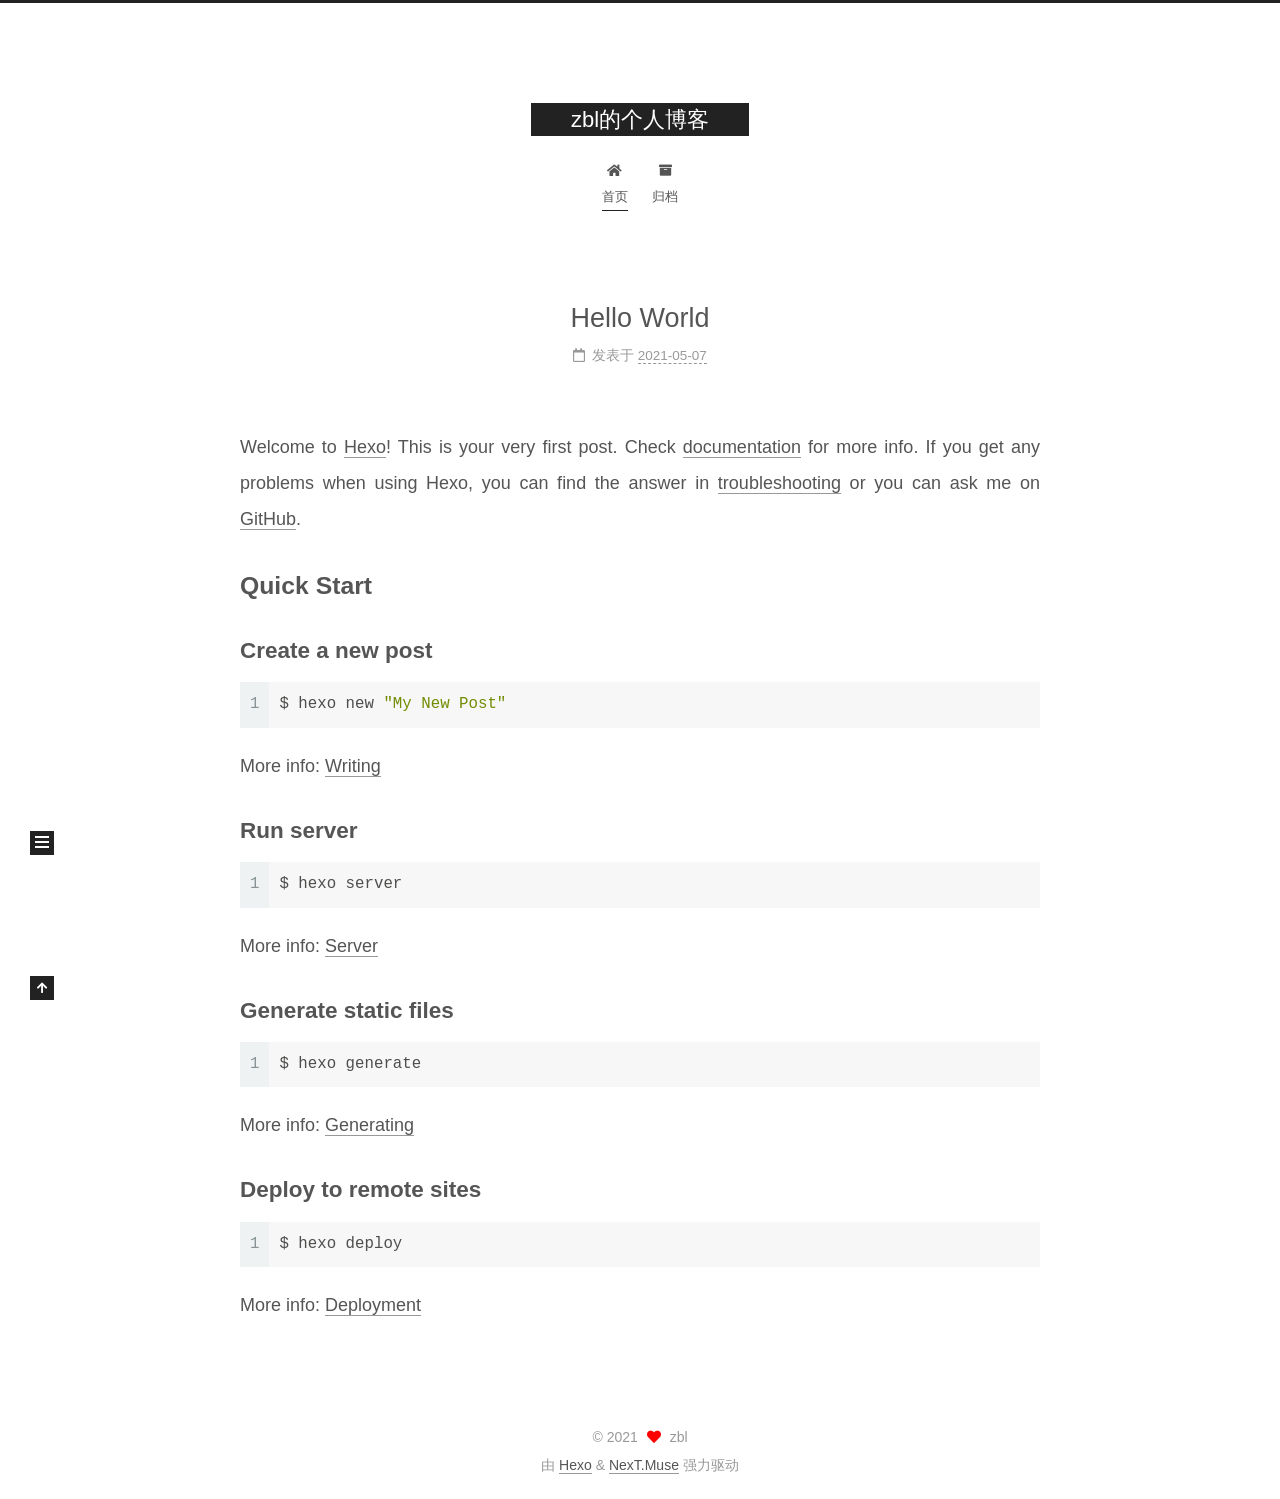
<file: index.html>
<!DOCTYPE html>
<html lang="zh-CN">
<head>
  <meta charset="UTF-8">
<meta name="viewport" content="width=device-width, initial-scale=1, maximum-scale=2">
<meta name="theme-color" content="#222">
<meta name="generator" content="Hexo 5.4.0">
  <link rel="apple-touch-icon" sizes="180x180" href="/images/apple-touch-icon-next.png">
  <link rel="icon" type="image/png" sizes="32x32" href="/images/favicon-32x32-next.png">
  <link rel="icon" type="image/png" sizes="16x16" href="/images/favicon-16x16-next.png">
  <link rel="mask-icon" href="/images/logo.svg" color="#222">

<link rel="stylesheet" href="/css/main.css">


<link rel="stylesheet" href="/lib/font-awesome/css/all.min.css">

<script id="hexo-configurations">
    var NexT = window.NexT || {};
    var CONFIG = {"hostname":"www.zbl96.top","root":"/","scheme":"Muse","version":"7.8.0","exturl":false,"sidebar":{"position":"left","display":"post","padding":18,"offset":12,"onmobile":false},"copycode":{"enable":false,"show_result":false,"style":null},"back2top":{"enable":true,"sidebar":false,"scrollpercent":false},"bookmark":{"enable":false,"color":"#222","save":"auto"},"fancybox":false,"mediumzoom":false,"lazyload":false,"pangu":false,"comments":{"style":"tabs","active":null,"storage":true,"lazyload":false,"nav":null},"algolia":{"hits":{"per_page":10},"labels":{"input_placeholder":"Search for Posts","hits_empty":"We didn't find any results for the search: ${query}","hits_stats":"${hits} results found in ${time} ms"}},"localsearch":{"enable":false,"trigger":"auto","top_n_per_article":1,"unescape":false,"preload":false},"motion":{"enable":true,"async":false,"transition":{"post_block":"fadeIn","post_header":"slideDownIn","post_body":"slideDownIn","coll_header":"slideLeftIn","sidebar":"slideUpIn"}}};
  </script>

  <meta name="description" content="博客从搭建到换主题">
<meta property="og:type" content="website">
<meta property="og:title" content="zbl的个人博客">
<meta property="og:url" content="https://www.zbl96.top/index.html">
<meta property="og:site_name" content="zbl的个人博客">
<meta property="og:description" content="博客从搭建到换主题">
<meta property="og:locale" content="zh_CN">
<meta property="article:author" content="zbl">
<meta property="article:tag" content="cv dl ml ros c++ python">
<meta name="twitter:card" content="summary">

<link rel="canonical" href="https://www.zbl96.top/">


<script id="page-configurations">
  // https://hexo.io/docs/variables.html
  CONFIG.page = {
    sidebar: "",
    isHome : true,
    isPost : false,
    lang   : 'zh-CN'
  };
</script>

  <title>zbl的个人博客</title>
  






  <noscript>
  <style>
  .use-motion .brand,
  .use-motion .menu-item,
  .sidebar-inner,
  .use-motion .post-block,
  .use-motion .pagination,
  .use-motion .comments,
  .use-motion .post-header,
  .use-motion .post-body,
  .use-motion .collection-header { opacity: initial; }

  .use-motion .site-title,
  .use-motion .site-subtitle {
    opacity: initial;
    top: initial;
  }

  .use-motion .logo-line-before i { left: initial; }
  .use-motion .logo-line-after i { right: initial; }
  </style>
</noscript>

</head>

<body itemscope itemtype="http://schema.org/WebPage">
  <div class="container use-motion">
    <div class="headband"></div>

    <header class="header" itemscope itemtype="http://schema.org/WPHeader">
      <div class="header-inner"><div class="site-brand-container">
  <div class="site-nav-toggle">
    <div class="toggle" aria-label="切换导航栏">
      <span class="toggle-line toggle-line-first"></span>
      <span class="toggle-line toggle-line-middle"></span>
      <span class="toggle-line toggle-line-last"></span>
    </div>
  </div>

  <div class="site-meta">

    <a href="/" class="brand" rel="start">
      <span class="logo-line-before"><i></i></span>
      <h1 class="site-title">zbl的个人博客</h1>
      <span class="logo-line-after"><i></i></span>
    </a>
  </div>

  <div class="site-nav-right">
    <div class="toggle popup-trigger">
    </div>
  </div>
</div>




<nav class="site-nav">
  <ul id="menu" class="main-menu menu">
        <li class="menu-item menu-item-home">

    <a href="/" rel="section"><i class="fa fa-home fa-fw"></i>首页</a>

  </li>
        <li class="menu-item menu-item-archives">

    <a href="/archives/" rel="section"><i class="fa fa-archive fa-fw"></i>归档</a>

  </li>
  </ul>
</nav>




</div>
    </header>

    
  <div class="back-to-top">
    <i class="fa fa-arrow-up"></i>
    <span>0%</span>
  </div>


    <main class="main">
      <div class="main-inner">
        <div class="content-wrap">
          

          <div class="content index posts-expand">
            
      
  
  
  <article itemscope itemtype="http://schema.org/Article" class="post-block" lang="zh-CN">
    <link itemprop="mainEntityOfPage" href="https://www.zbl96.top/hello-world.html">

    <span hidden itemprop="author" itemscope itemtype="http://schema.org/Person">
      <meta itemprop="image" content="/images/avatar.gif">
      <meta itemprop="name" content="zbl">
      <meta itemprop="description" content="博客从搭建到换主题">
    </span>

    <span hidden itemprop="publisher" itemscope itemtype="http://schema.org/Organization">
      <meta itemprop="name" content="zbl的个人博客">
    </span>
      <header class="post-header">
        <h2 class="post-title" itemprop="name headline">
          
            <a href="/hello-world.html" class="post-title-link" itemprop="url">Hello World</a>
        </h2>

        <div class="post-meta">
            <span class="post-meta-item">
              <span class="post-meta-item-icon">
                <i class="far fa-calendar"></i>
              </span>
              <span class="post-meta-item-text">发表于</span>

              <time title="创建时间：2021-05-07 15:07:05" itemprop="dateCreated datePublished" datetime="2021-05-07T15:07:05+08:00">2021-05-07</time>
            </span>

          

        </div>
      </header>

    
    
    
    <div class="post-body" itemprop="articleBody">

      
          <p>Welcome to <a target="_blank" rel="noopener" href="https://hexo.io/">Hexo</a>! This is your very first post. Check <a target="_blank" rel="noopener" href="https://hexo.io/docs/">documentation</a> for more info. If you get any problems when using Hexo, you can find the answer in <a target="_blank" rel="noopener" href="https://hexo.io/docs/troubleshooting.html">troubleshooting</a> or you can ask me on <a target="_blank" rel="noopener" href="https://github.com/hexojs/hexo/issues">GitHub</a>.</p>
<h2 id="Quick-Start"><a href="#Quick-Start" class="headerlink" title="Quick Start"></a>Quick Start</h2><h3 id="Create-a-new-post"><a href="#Create-a-new-post" class="headerlink" title="Create a new post"></a>Create a new post</h3><figure class="highlight bash"><table><tr><td class="gutter"><pre><span class="line">1</span><br></pre></td><td class="code"><pre><span class="line">$ hexo new <span class="string">&quot;My New Post&quot;</span></span><br></pre></td></tr></table></figure>

<p>More info: <a target="_blank" rel="noopener" href="https://hexo.io/docs/writing.html">Writing</a></p>
<h3 id="Run-server"><a href="#Run-server" class="headerlink" title="Run server"></a>Run server</h3><figure class="highlight bash"><table><tr><td class="gutter"><pre><span class="line">1</span><br></pre></td><td class="code"><pre><span class="line">$ hexo server</span><br></pre></td></tr></table></figure>

<p>More info: <a target="_blank" rel="noopener" href="https://hexo.io/docs/server.html">Server</a></p>
<h3 id="Generate-static-files"><a href="#Generate-static-files" class="headerlink" title="Generate static files"></a>Generate static files</h3><figure class="highlight bash"><table><tr><td class="gutter"><pre><span class="line">1</span><br></pre></td><td class="code"><pre><span class="line">$ hexo generate</span><br></pre></td></tr></table></figure>

<p>More info: <a target="_blank" rel="noopener" href="https://hexo.io/docs/generating.html">Generating</a></p>
<h3 id="Deploy-to-remote-sites"><a href="#Deploy-to-remote-sites" class="headerlink" title="Deploy to remote sites"></a>Deploy to remote sites</h3><figure class="highlight bash"><table><tr><td class="gutter"><pre><span class="line">1</span><br></pre></td><td class="code"><pre><span class="line">$ hexo deploy</span><br></pre></td></tr></table></figure>

<p>More info: <a target="_blank" rel="noopener" href="https://hexo.io/docs/one-command-deployment.html">Deployment</a></p>

      
    </div>

    
    
    
      <footer class="post-footer">
        <div class="post-eof"></div>
      </footer>
  </article>
  
  
  


  



          </div>
          

<script>
  window.addEventListener('tabs:register', () => {
    let { activeClass } = CONFIG.comments;
    if (CONFIG.comments.storage) {
      activeClass = localStorage.getItem('comments_active') || activeClass;
    }
    if (activeClass) {
      let activeTab = document.querySelector(`a[href="#comment-${activeClass}"]`);
      if (activeTab) {
        activeTab.click();
      }
    }
  });
  if (CONFIG.comments.storage) {
    window.addEventListener('tabs:click', event => {
      if (!event.target.matches('.tabs-comment .tab-content .tab-pane')) return;
      let commentClass = event.target.classList[1];
      localStorage.setItem('comments_active', commentClass);
    });
  }
</script>

        </div>
          
  
  <div class="toggle sidebar-toggle">
    <span class="toggle-line toggle-line-first"></span>
    <span class="toggle-line toggle-line-middle"></span>
    <span class="toggle-line toggle-line-last"></span>
  </div>

  <aside class="sidebar">
    <div class="sidebar-inner">

      <ul class="sidebar-nav motion-element">
        <li class="sidebar-nav-toc">
          文章目录
        </li>
        <li class="sidebar-nav-overview">
          站点概览
        </li>
      </ul>

      <!--noindex-->
      <div class="post-toc-wrap sidebar-panel">
      </div>
      <!--/noindex-->

      <div class="site-overview-wrap sidebar-panel">
        <div class="site-author motion-element" itemprop="author" itemscope itemtype="http://schema.org/Person">
  <p class="site-author-name" itemprop="name">zbl</p>
  <div class="site-description" itemprop="description">博客从搭建到换主题</div>
</div>
<div class="site-state-wrap motion-element">
  <nav class="site-state">
      <div class="site-state-item site-state-posts">
          <a href="/archives/">
        
          <span class="site-state-item-count">1</span>
          <span class="site-state-item-name">日志</span>
        </a>
      </div>
  </nav>
</div>



      </div>

    </div>
  </aside>
  <div id="sidebar-dimmer"></div>


      </div>
    </main>

    <footer class="footer">
      <div class="footer-inner">
        

        

<div class="copyright">
  
  &copy; 
  <span itemprop="copyrightYear">2021</span>
  <span class="with-love">
    <i class="fa fa-heart"></i>
  </span>
  <span class="author" itemprop="copyrightHolder">zbl</span>
</div>
  <div class="powered-by">由 <a href="https://hexo.io/" class="theme-link" rel="noopener" target="_blank">Hexo</a> & <a href="https://muse.theme-next.org/" class="theme-link" rel="noopener" target="_blank">NexT.Muse</a> 强力驱动
  </div>

        








      </div>
    </footer>
  </div>

  
  <script src="/lib/anime.min.js"></script>
  <script src="/lib/velocity/velocity.min.js"></script>
  <script src="/lib/velocity/velocity.ui.min.js"></script>

<script src="/js/utils.js"></script>

<script src="/js/motion.js"></script>


<script src="/js/schemes/muse.js"></script>


<script src="/js/next-boot.js"></script>




  















  

  

</body>
</html>
</file>
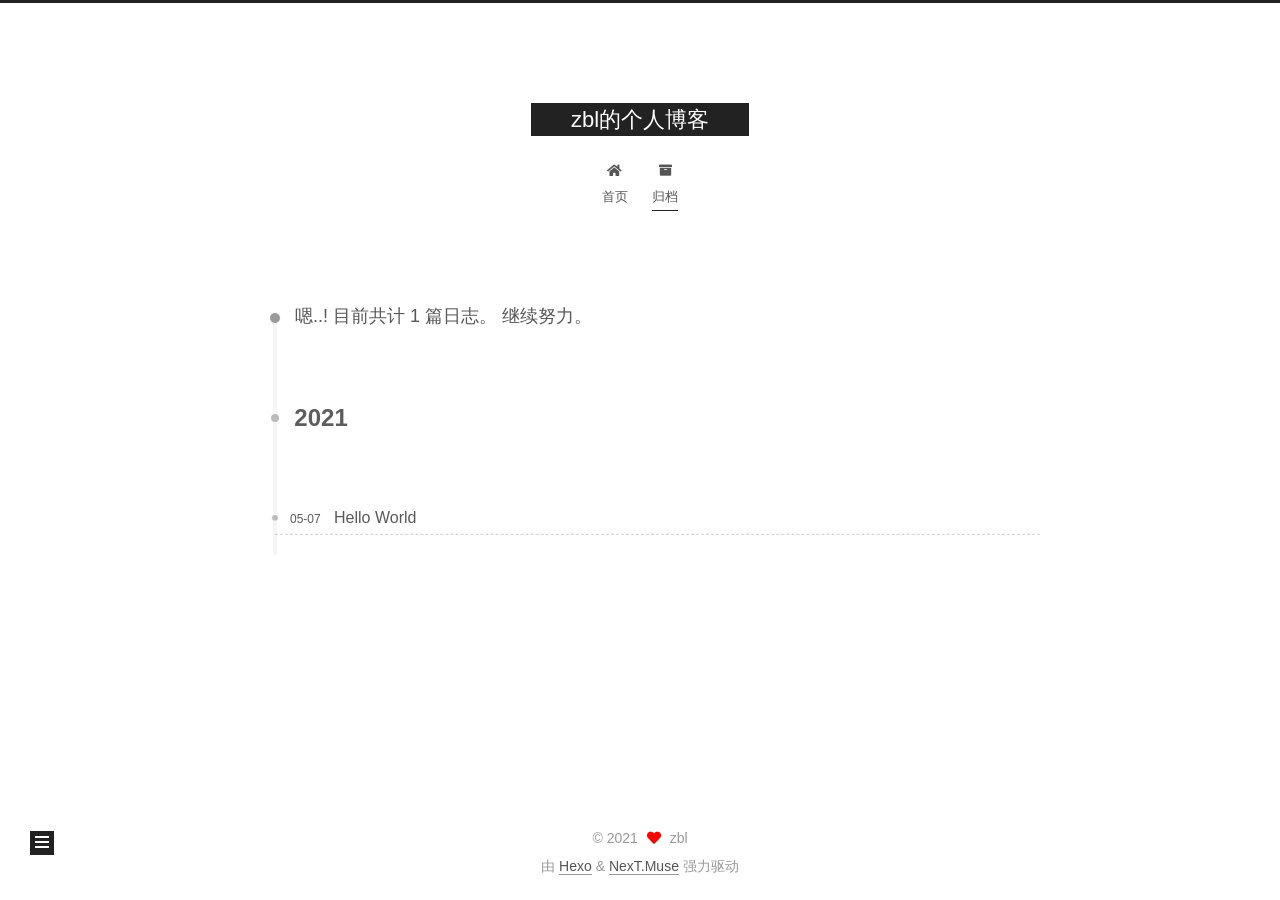
<file: archives/index.html>
<!DOCTYPE html>
<html lang="zh-CN">
<head>
  <meta charset="UTF-8">
<meta name="viewport" content="width=device-width, initial-scale=1, maximum-scale=2">
<meta name="theme-color" content="#222">
<meta name="generator" content="Hexo 5.4.0">
  <link rel="apple-touch-icon" sizes="180x180" href="/images/apple-touch-icon-next.png">
  <link rel="icon" type="image/png" sizes="32x32" href="/images/favicon-32x32-next.png">
  <link rel="icon" type="image/png" sizes="16x16" href="/images/favicon-16x16-next.png">
  <link rel="mask-icon" href="/images/logo.svg" color="#222">

<link rel="stylesheet" href="/css/main.css">


<link rel="stylesheet" href="/lib/font-awesome/css/all.min.css">

<script id="hexo-configurations">
    var NexT = window.NexT || {};
    var CONFIG = {"hostname":"www.zbl96.top","root":"/","scheme":"Muse","version":"7.8.0","exturl":false,"sidebar":{"position":"left","display":"post","padding":18,"offset":12,"onmobile":false},"copycode":{"enable":false,"show_result":false,"style":null},"back2top":{"enable":true,"sidebar":false,"scrollpercent":false},"bookmark":{"enable":false,"color":"#222","save":"auto"},"fancybox":false,"mediumzoom":false,"lazyload":false,"pangu":false,"comments":{"style":"tabs","active":null,"storage":true,"lazyload":false,"nav":null},"algolia":{"hits":{"per_page":10},"labels":{"input_placeholder":"Search for Posts","hits_empty":"We didn't find any results for the search: ${query}","hits_stats":"${hits} results found in ${time} ms"}},"localsearch":{"enable":false,"trigger":"auto","top_n_per_article":1,"unescape":false,"preload":false},"motion":{"enable":true,"async":false,"transition":{"post_block":"fadeIn","post_header":"slideDownIn","post_body":"slideDownIn","coll_header":"slideLeftIn","sidebar":"slideUpIn"}}};
  </script>

  <meta name="description" content="博客从搭建到换主题">
<meta property="og:type" content="website">
<meta property="og:title" content="zbl的个人博客">
<meta property="og:url" content="https://www.zbl96.top/archives/index.html">
<meta property="og:site_name" content="zbl的个人博客">
<meta property="og:description" content="博客从搭建到换主题">
<meta property="og:locale" content="zh_CN">
<meta property="article:author" content="zbl">
<meta property="article:tag" content="cv dl ml ros c++ python">
<meta name="twitter:card" content="summary">

<link rel="canonical" href="https://www.zbl96.top/archives/">


<script id="page-configurations">
  // https://hexo.io/docs/variables.html
  CONFIG.page = {
    sidebar: "",
    isHome : false,
    isPost : false,
    lang   : 'zh-CN'
  };
</script>

  <title>归档 | zbl的个人博客</title>
  






  <noscript>
  <style>
  .use-motion .brand,
  .use-motion .menu-item,
  .sidebar-inner,
  .use-motion .post-block,
  .use-motion .pagination,
  .use-motion .comments,
  .use-motion .post-header,
  .use-motion .post-body,
  .use-motion .collection-header { opacity: initial; }

  .use-motion .site-title,
  .use-motion .site-subtitle {
    opacity: initial;
    top: initial;
  }

  .use-motion .logo-line-before i { left: initial; }
  .use-motion .logo-line-after i { right: initial; }
  </style>
</noscript>

</head>

<body itemscope itemtype="http://schema.org/WebPage">
  <div class="container use-motion">
    <div class="headband"></div>

    <header class="header" itemscope itemtype="http://schema.org/WPHeader">
      <div class="header-inner"><div class="site-brand-container">
  <div class="site-nav-toggle">
    <div class="toggle" aria-label="切换导航栏">
      <span class="toggle-line toggle-line-first"></span>
      <span class="toggle-line toggle-line-middle"></span>
      <span class="toggle-line toggle-line-last"></span>
    </div>
  </div>

  <div class="site-meta">

    <a href="/" class="brand" rel="start">
      <span class="logo-line-before"><i></i></span>
      <h1 class="site-title">zbl的个人博客</h1>
      <span class="logo-line-after"><i></i></span>
    </a>
  </div>

  <div class="site-nav-right">
    <div class="toggle popup-trigger">
    </div>
  </div>
</div>




<nav class="site-nav">
  <ul id="menu" class="main-menu menu">
        <li class="menu-item menu-item-home">

    <a href="/" rel="section"><i class="fa fa-home fa-fw"></i>首页</a>

  </li>
        <li class="menu-item menu-item-archives">

    <a href="/archives/" rel="section"><i class="fa fa-archive fa-fw"></i>归档</a>

  </li>
  </ul>
</nav>




</div>
    </header>

    
  <div class="back-to-top">
    <i class="fa fa-arrow-up"></i>
    <span>0%</span>
  </div>


    <main class="main">
      <div class="main-inner">
        <div class="content-wrap">
          

          <div class="content archive">
            

  
  
  
  <div class="post-block">
    <div class="posts-collapse">
      <div class="collection-title">
        <span class="collection-header">嗯..! 目前共计 1 篇日志。 继续努力。</span>
      </div>

      
    <div class="collection-year">
      <span class="collection-header">2021</span>
    </div>

  <article itemscope itemtype="http://schema.org/Article">
    <header class="post-header">

      <div class="post-meta">
        <time itemprop="dateCreated"
              datetime="2021-05-07T15:07:05+08:00"
              content="2021-05-07">
          05-07
        </time>
      </div>

      <div class="post-title">
          <a class="post-title-link" href="/hello-world.html" itemprop="url">
            <span itemprop="name">Hello World</span>
          </a>
      </div>

    </header>
  </article>


    </div>
  </div>
  
  
  

  



          </div>
          

<script>
  window.addEventListener('tabs:register', () => {
    let { activeClass } = CONFIG.comments;
    if (CONFIG.comments.storage) {
      activeClass = localStorage.getItem('comments_active') || activeClass;
    }
    if (activeClass) {
      let activeTab = document.querySelector(`a[href="#comment-${activeClass}"]`);
      if (activeTab) {
        activeTab.click();
      }
    }
  });
  if (CONFIG.comments.storage) {
    window.addEventListener('tabs:click', event => {
      if (!event.target.matches('.tabs-comment .tab-content .tab-pane')) return;
      let commentClass = event.target.classList[1];
      localStorage.setItem('comments_active', commentClass);
    });
  }
</script>

        </div>
          
  
  <div class="toggle sidebar-toggle">
    <span class="toggle-line toggle-line-first"></span>
    <span class="toggle-line toggle-line-middle"></span>
    <span class="toggle-line toggle-line-last"></span>
  </div>

  <aside class="sidebar">
    <div class="sidebar-inner">

      <ul class="sidebar-nav motion-element">
        <li class="sidebar-nav-toc">
          文章目录
        </li>
        <li class="sidebar-nav-overview">
          站点概览
        </li>
      </ul>

      <!--noindex-->
      <div class="post-toc-wrap sidebar-panel">
      </div>
      <!--/noindex-->

      <div class="site-overview-wrap sidebar-panel">
        <div class="site-author motion-element" itemprop="author" itemscope itemtype="http://schema.org/Person">
  <p class="site-author-name" itemprop="name">zbl</p>
  <div class="site-description" itemprop="description">博客从搭建到换主题</div>
</div>
<div class="site-state-wrap motion-element">
  <nav class="site-state">
      <div class="site-state-item site-state-posts">
          <a href="/archives/">
        
          <span class="site-state-item-count">1</span>
          <span class="site-state-item-name">日志</span>
        </a>
      </div>
  </nav>
</div>



      </div>

    </div>
  </aside>
  <div id="sidebar-dimmer"></div>


      </div>
    </main>

    <footer class="footer">
      <div class="footer-inner">
        

        

<div class="copyright">
  
  &copy; 
  <span itemprop="copyrightYear">2021</span>
  <span class="with-love">
    <i class="fa fa-heart"></i>
  </span>
  <span class="author" itemprop="copyrightHolder">zbl</span>
</div>
  <div class="powered-by">由 <a href="https://hexo.io/" class="theme-link" rel="noopener" target="_blank">Hexo</a> & <a href="https://muse.theme-next.org/" class="theme-link" rel="noopener" target="_blank">NexT.Muse</a> 强力驱动
  </div>

        








      </div>
    </footer>
  </div>

  
  <script src="/lib/anime.min.js"></script>
  <script src="/lib/velocity/velocity.min.js"></script>
  <script src="/lib/velocity/velocity.ui.min.js"></script>

<script src="/js/utils.js"></script>

<script src="/js/motion.js"></script>


<script src="/js/schemes/muse.js"></script>


<script src="/js/next-boot.js"></script>




  















  

  

</body>
</html>
</file>
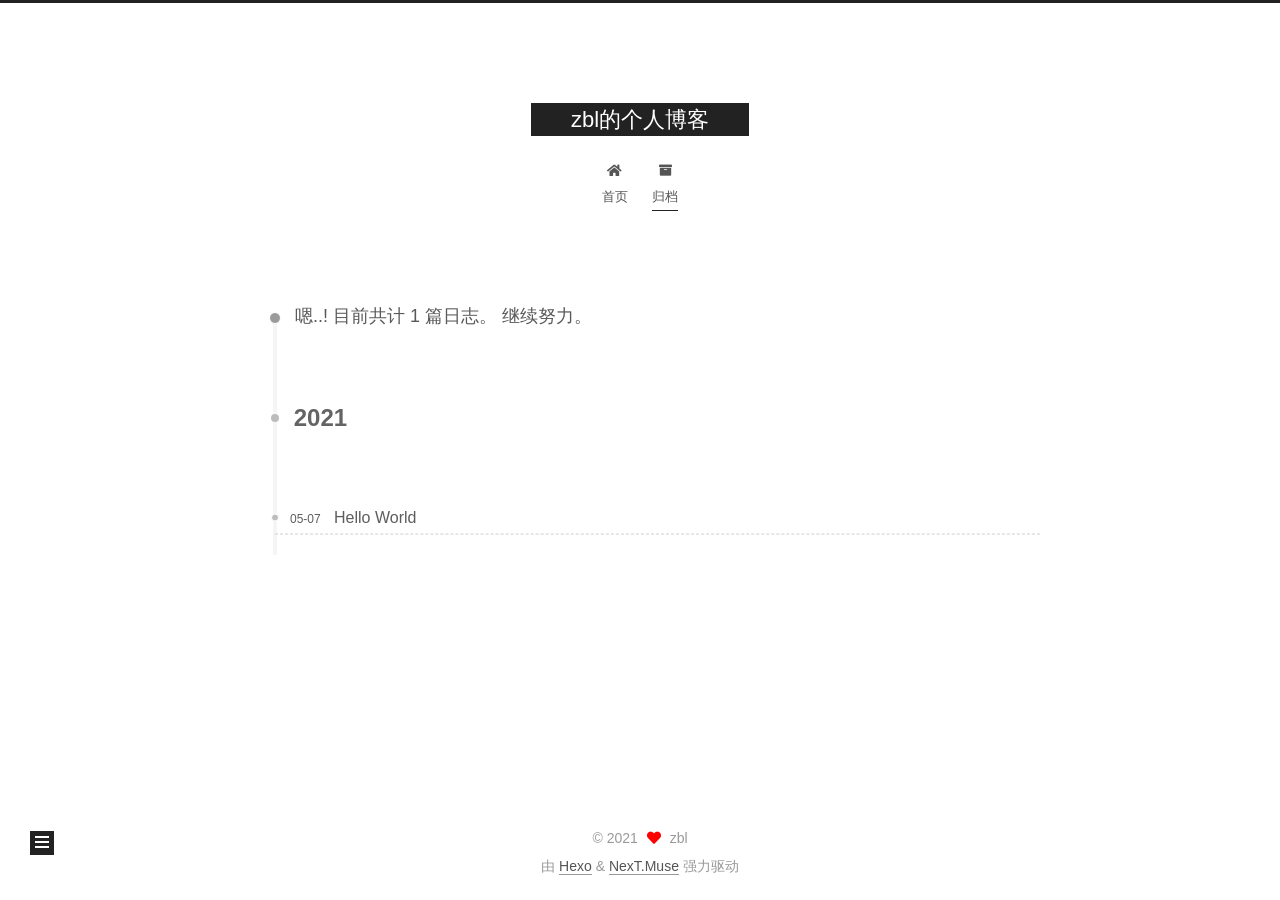
<file: archives/2021/index.html>
<!DOCTYPE html>
<html lang="zh-CN">
<head>
  <meta charset="UTF-8">
<meta name="viewport" content="width=device-width, initial-scale=1, maximum-scale=2">
<meta name="theme-color" content="#222">
<meta name="generator" content="Hexo 5.4.0">
  <link rel="apple-touch-icon" sizes="180x180" href="/images/apple-touch-icon-next.png">
  <link rel="icon" type="image/png" sizes="32x32" href="/images/favicon-32x32-next.png">
  <link rel="icon" type="image/png" sizes="16x16" href="/images/favicon-16x16-next.png">
  <link rel="mask-icon" href="/images/logo.svg" color="#222">

<link rel="stylesheet" href="/css/main.css">


<link rel="stylesheet" href="/lib/font-awesome/css/all.min.css">

<script id="hexo-configurations">
    var NexT = window.NexT || {};
    var CONFIG = {"hostname":"www.zbl96.top","root":"/","scheme":"Muse","version":"7.8.0","exturl":false,"sidebar":{"position":"left","display":"post","padding":18,"offset":12,"onmobile":false},"copycode":{"enable":false,"show_result":false,"style":null},"back2top":{"enable":true,"sidebar":false,"scrollpercent":false},"bookmark":{"enable":false,"color":"#222","save":"auto"},"fancybox":false,"mediumzoom":false,"lazyload":false,"pangu":false,"comments":{"style":"tabs","active":null,"storage":true,"lazyload":false,"nav":null},"algolia":{"hits":{"per_page":10},"labels":{"input_placeholder":"Search for Posts","hits_empty":"We didn't find any results for the search: ${query}","hits_stats":"${hits} results found in ${time} ms"}},"localsearch":{"enable":false,"trigger":"auto","top_n_per_article":1,"unescape":false,"preload":false},"motion":{"enable":true,"async":false,"transition":{"post_block":"fadeIn","post_header":"slideDownIn","post_body":"slideDownIn","coll_header":"slideLeftIn","sidebar":"slideUpIn"}}};
  </script>

  <meta name="description" content="博客从搭建到换主题">
<meta property="og:type" content="website">
<meta property="og:title" content="zbl的个人博客">
<meta property="og:url" content="https://www.zbl96.top/archives/2021/index.html">
<meta property="og:site_name" content="zbl的个人博客">
<meta property="og:description" content="博客从搭建到换主题">
<meta property="og:locale" content="zh_CN">
<meta property="article:author" content="zbl">
<meta property="article:tag" content="cv dl ml ros c++ python">
<meta name="twitter:card" content="summary">

<link rel="canonical" href="https://www.zbl96.top/archives/2021/">


<script id="page-configurations">
  // https://hexo.io/docs/variables.html
  CONFIG.page = {
    sidebar: "",
    isHome : false,
    isPost : false,
    lang   : 'zh-CN'
  };
</script>

  <title>归档 | zbl的个人博客</title>
  






  <noscript>
  <style>
  .use-motion .brand,
  .use-motion .menu-item,
  .sidebar-inner,
  .use-motion .post-block,
  .use-motion .pagination,
  .use-motion .comments,
  .use-motion .post-header,
  .use-motion .post-body,
  .use-motion .collection-header { opacity: initial; }

  .use-motion .site-title,
  .use-motion .site-subtitle {
    opacity: initial;
    top: initial;
  }

  .use-motion .logo-line-before i { left: initial; }
  .use-motion .logo-line-after i { right: initial; }
  </style>
</noscript>

</head>

<body itemscope itemtype="http://schema.org/WebPage">
  <div class="container use-motion">
    <div class="headband"></div>

    <header class="header" itemscope itemtype="http://schema.org/WPHeader">
      <div class="header-inner"><div class="site-brand-container">
  <div class="site-nav-toggle">
    <div class="toggle" aria-label="切换导航栏">
      <span class="toggle-line toggle-line-first"></span>
      <span class="toggle-line toggle-line-middle"></span>
      <span class="toggle-line toggle-line-last"></span>
    </div>
  </div>

  <div class="site-meta">

    <a href="/" class="brand" rel="start">
      <span class="logo-line-before"><i></i></span>
      <h1 class="site-title">zbl的个人博客</h1>
      <span class="logo-line-after"><i></i></span>
    </a>
  </div>

  <div class="site-nav-right">
    <div class="toggle popup-trigger">
    </div>
  </div>
</div>




<nav class="site-nav">
  <ul id="menu" class="main-menu menu">
        <li class="menu-item menu-item-home">

    <a href="/" rel="section"><i class="fa fa-home fa-fw"></i>首页</a>

  </li>
        <li class="menu-item menu-item-archives">

    <a href="/archives/" rel="section"><i class="fa fa-archive fa-fw"></i>归档</a>

  </li>
  </ul>
</nav>




</div>
    </header>

    
  <div class="back-to-top">
    <i class="fa fa-arrow-up"></i>
    <span>0%</span>
  </div>


    <main class="main">
      <div class="main-inner">
        <div class="content-wrap">
          

          <div class="content archive">
            

  
  
  
  <div class="post-block">
    <div class="posts-collapse">
      <div class="collection-title">
        <span class="collection-header">嗯..! 目前共计 1 篇日志。 继续努力。</span>
      </div>

      
    <div class="collection-year">
      <span class="collection-header">2021</span>
    </div>

  <article itemscope itemtype="http://schema.org/Article">
    <header class="post-header">

      <div class="post-meta">
        <time itemprop="dateCreated"
              datetime="2021-05-07T15:07:05+08:00"
              content="2021-05-07">
          05-07
        </time>
      </div>

      <div class="post-title">
          <a class="post-title-link" href="/hello-world.html" itemprop="url">
            <span itemprop="name">Hello World</span>
          </a>
      </div>

    </header>
  </article>


    </div>
  </div>
  
  
  

  



          </div>
          

<script>
  window.addEventListener('tabs:register', () => {
    let { activeClass } = CONFIG.comments;
    if (CONFIG.comments.storage) {
      activeClass = localStorage.getItem('comments_active') || activeClass;
    }
    if (activeClass) {
      let activeTab = document.querySelector(`a[href="#comment-${activeClass}"]`);
      if (activeTab) {
        activeTab.click();
      }
    }
  });
  if (CONFIG.comments.storage) {
    window.addEventListener('tabs:click', event => {
      if (!event.target.matches('.tabs-comment .tab-content .tab-pane')) return;
      let commentClass = event.target.classList[1];
      localStorage.setItem('comments_active', commentClass);
    });
  }
</script>

        </div>
          
  
  <div class="toggle sidebar-toggle">
    <span class="toggle-line toggle-line-first"></span>
    <span class="toggle-line toggle-line-middle"></span>
    <span class="toggle-line toggle-line-last"></span>
  </div>

  <aside class="sidebar">
    <div class="sidebar-inner">

      <ul class="sidebar-nav motion-element">
        <li class="sidebar-nav-toc">
          文章目录
        </li>
        <li class="sidebar-nav-overview">
          站点概览
        </li>
      </ul>

      <!--noindex-->
      <div class="post-toc-wrap sidebar-panel">
      </div>
      <!--/noindex-->

      <div class="site-overview-wrap sidebar-panel">
        <div class="site-author motion-element" itemprop="author" itemscope itemtype="http://schema.org/Person">
  <p class="site-author-name" itemprop="name">zbl</p>
  <div class="site-description" itemprop="description">博客从搭建到换主题</div>
</div>
<div class="site-state-wrap motion-element">
  <nav class="site-state">
      <div class="site-state-item site-state-posts">
          <a href="/archives/">
        
          <span class="site-state-item-count">1</span>
          <span class="site-state-item-name">日志</span>
        </a>
      </div>
  </nav>
</div>



      </div>

    </div>
  </aside>
  <div id="sidebar-dimmer"></div>


      </div>
    </main>

    <footer class="footer">
      <div class="footer-inner">
        

        

<div class="copyright">
  
  &copy; 
  <span itemprop="copyrightYear">2021</span>
  <span class="with-love">
    <i class="fa fa-heart"></i>
  </span>
  <span class="author" itemprop="copyrightHolder">zbl</span>
</div>
  <div class="powered-by">由 <a href="https://hexo.io/" class="theme-link" rel="noopener" target="_blank">Hexo</a> & <a href="https://muse.theme-next.org/" class="theme-link" rel="noopener" target="_blank">NexT.Muse</a> 强力驱动
  </div>

        








      </div>
    </footer>
  </div>

  
  <script src="/lib/anime.min.js"></script>
  <script src="/lib/velocity/velocity.min.js"></script>
  <script src="/lib/velocity/velocity.ui.min.js"></script>

<script src="/js/utils.js"></script>

<script src="/js/motion.js"></script>


<script src="/js/schemes/muse.js"></script>


<script src="/js/next-boot.js"></script>




  















  

  

</body>
</html>
</file>
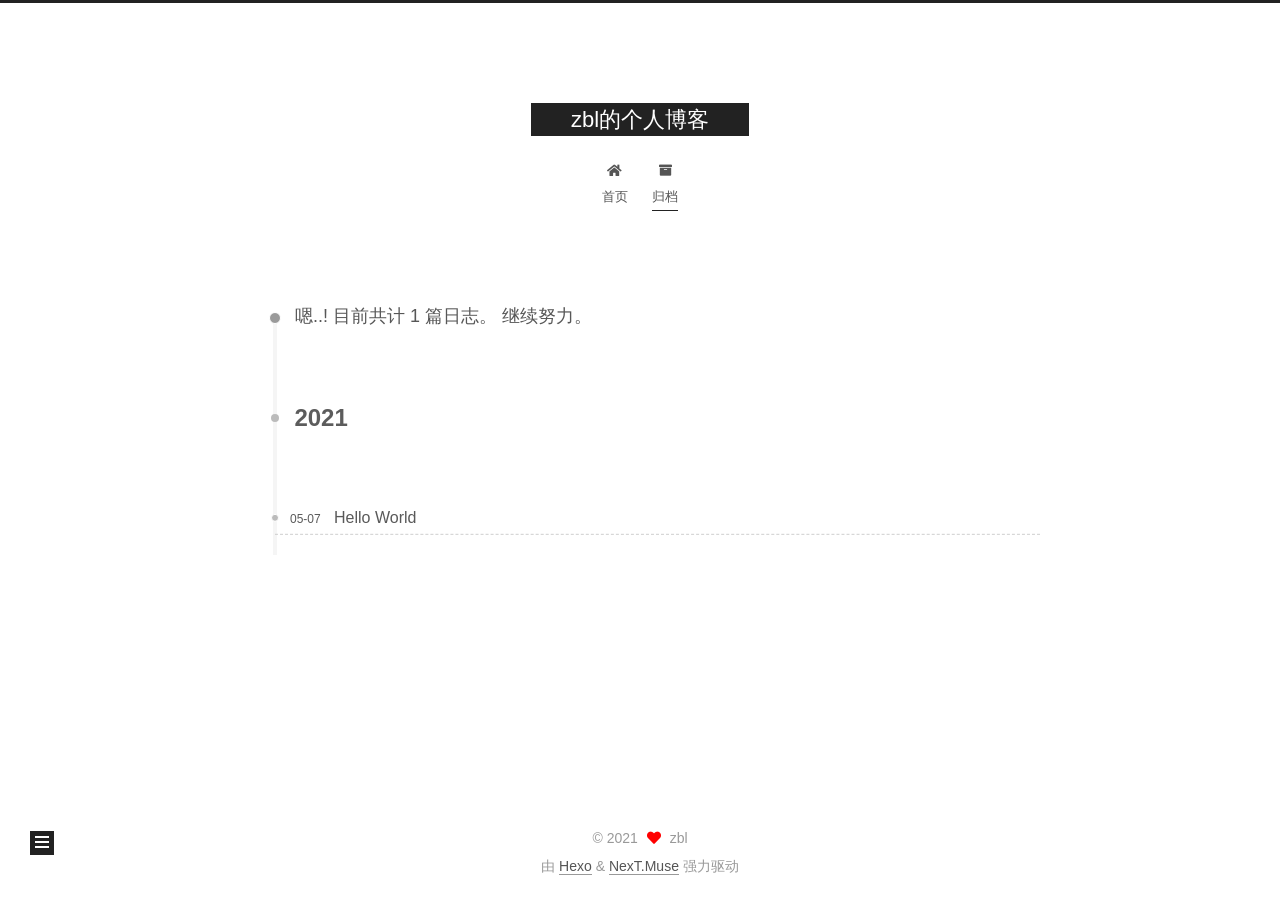
<file: archives/2021/05/index.html>
<!DOCTYPE html>
<html lang="zh-CN">
<head>
  <meta charset="UTF-8">
<meta name="viewport" content="width=device-width, initial-scale=1, maximum-scale=2">
<meta name="theme-color" content="#222">
<meta name="generator" content="Hexo 5.4.0">
  <link rel="apple-touch-icon" sizes="180x180" href="/images/apple-touch-icon-next.png">
  <link rel="icon" type="image/png" sizes="32x32" href="/images/favicon-32x32-next.png">
  <link rel="icon" type="image/png" sizes="16x16" href="/images/favicon-16x16-next.png">
  <link rel="mask-icon" href="/images/logo.svg" color="#222">

<link rel="stylesheet" href="/css/main.css">


<link rel="stylesheet" href="/lib/font-awesome/css/all.min.css">

<script id="hexo-configurations">
    var NexT = window.NexT || {};
    var CONFIG = {"hostname":"www.zbl96.top","root":"/","scheme":"Muse","version":"7.8.0","exturl":false,"sidebar":{"position":"left","display":"post","padding":18,"offset":12,"onmobile":false},"copycode":{"enable":false,"show_result":false,"style":null},"back2top":{"enable":true,"sidebar":false,"scrollpercent":false},"bookmark":{"enable":false,"color":"#222","save":"auto"},"fancybox":false,"mediumzoom":false,"lazyload":false,"pangu":false,"comments":{"style":"tabs","active":null,"storage":true,"lazyload":false,"nav":null},"algolia":{"hits":{"per_page":10},"labels":{"input_placeholder":"Search for Posts","hits_empty":"We didn't find any results for the search: ${query}","hits_stats":"${hits} results found in ${time} ms"}},"localsearch":{"enable":false,"trigger":"auto","top_n_per_article":1,"unescape":false,"preload":false},"motion":{"enable":true,"async":false,"transition":{"post_block":"fadeIn","post_header":"slideDownIn","post_body":"slideDownIn","coll_header":"slideLeftIn","sidebar":"slideUpIn"}}};
  </script>

  <meta name="description" content="博客从搭建到换主题">
<meta property="og:type" content="website">
<meta property="og:title" content="zbl的个人博客">
<meta property="og:url" content="https://www.zbl96.top/archives/2021/05/index.html">
<meta property="og:site_name" content="zbl的个人博客">
<meta property="og:description" content="博客从搭建到换主题">
<meta property="og:locale" content="zh_CN">
<meta property="article:author" content="zbl">
<meta property="article:tag" content="cv dl ml ros c++ python">
<meta name="twitter:card" content="summary">

<link rel="canonical" href="https://www.zbl96.top/archives/2021/05/">


<script id="page-configurations">
  // https://hexo.io/docs/variables.html
  CONFIG.page = {
    sidebar: "",
    isHome : false,
    isPost : false,
    lang   : 'zh-CN'
  };
</script>

  <title>归档 | zbl的个人博客</title>
  






  <noscript>
  <style>
  .use-motion .brand,
  .use-motion .menu-item,
  .sidebar-inner,
  .use-motion .post-block,
  .use-motion .pagination,
  .use-motion .comments,
  .use-motion .post-header,
  .use-motion .post-body,
  .use-motion .collection-header { opacity: initial; }

  .use-motion .site-title,
  .use-motion .site-subtitle {
    opacity: initial;
    top: initial;
  }

  .use-motion .logo-line-before i { left: initial; }
  .use-motion .logo-line-after i { right: initial; }
  </style>
</noscript>

</head>

<body itemscope itemtype="http://schema.org/WebPage">
  <div class="container use-motion">
    <div class="headband"></div>

    <header class="header" itemscope itemtype="http://schema.org/WPHeader">
      <div class="header-inner"><div class="site-brand-container">
  <div class="site-nav-toggle">
    <div class="toggle" aria-label="切换导航栏">
      <span class="toggle-line toggle-line-first"></span>
      <span class="toggle-line toggle-line-middle"></span>
      <span class="toggle-line toggle-line-last"></span>
    </div>
  </div>

  <div class="site-meta">

    <a href="/" class="brand" rel="start">
      <span class="logo-line-before"><i></i></span>
      <h1 class="site-title">zbl的个人博客</h1>
      <span class="logo-line-after"><i></i></span>
    </a>
  </div>

  <div class="site-nav-right">
    <div class="toggle popup-trigger">
    </div>
  </div>
</div>




<nav class="site-nav">
  <ul id="menu" class="main-menu menu">
        <li class="menu-item menu-item-home">

    <a href="/" rel="section"><i class="fa fa-home fa-fw"></i>首页</a>

  </li>
        <li class="menu-item menu-item-archives">

    <a href="/archives/" rel="section"><i class="fa fa-archive fa-fw"></i>归档</a>

  </li>
  </ul>
</nav>




</div>
    </header>

    
  <div class="back-to-top">
    <i class="fa fa-arrow-up"></i>
    <span>0%</span>
  </div>


    <main class="main">
      <div class="main-inner">
        <div class="content-wrap">
          

          <div class="content archive">
            

  
  
  
  <div class="post-block">
    <div class="posts-collapse">
      <div class="collection-title">
        <span class="collection-header">嗯..! 目前共计 1 篇日志。 继续努力。</span>
      </div>

      
    <div class="collection-year">
      <span class="collection-header">2021</span>
    </div>

  <article itemscope itemtype="http://schema.org/Article">
    <header class="post-header">

      <div class="post-meta">
        <time itemprop="dateCreated"
              datetime="2021-05-07T15:07:05+08:00"
              content="2021-05-07">
          05-07
        </time>
      </div>

      <div class="post-title">
          <a class="post-title-link" href="/hello-world.html" itemprop="url">
            <span itemprop="name">Hello World</span>
          </a>
      </div>

    </header>
  </article>


    </div>
  </div>
  
  
  

  



          </div>
          

<script>
  window.addEventListener('tabs:register', () => {
    let { activeClass } = CONFIG.comments;
    if (CONFIG.comments.storage) {
      activeClass = localStorage.getItem('comments_active') || activeClass;
    }
    if (activeClass) {
      let activeTab = document.querySelector(`a[href="#comment-${activeClass}"]`);
      if (activeTab) {
        activeTab.click();
      }
    }
  });
  if (CONFIG.comments.storage) {
    window.addEventListener('tabs:click', event => {
      if (!event.target.matches('.tabs-comment .tab-content .tab-pane')) return;
      let commentClass = event.target.classList[1];
      localStorage.setItem('comments_active', commentClass);
    });
  }
</script>

        </div>
          
  
  <div class="toggle sidebar-toggle">
    <span class="toggle-line toggle-line-first"></span>
    <span class="toggle-line toggle-line-middle"></span>
    <span class="toggle-line toggle-line-last"></span>
  </div>

  <aside class="sidebar">
    <div class="sidebar-inner">

      <ul class="sidebar-nav motion-element">
        <li class="sidebar-nav-toc">
          文章目录
        </li>
        <li class="sidebar-nav-overview">
          站点概览
        </li>
      </ul>

      <!--noindex-->
      <div class="post-toc-wrap sidebar-panel">
      </div>
      <!--/noindex-->

      <div class="site-overview-wrap sidebar-panel">
        <div class="site-author motion-element" itemprop="author" itemscope itemtype="http://schema.org/Person">
  <p class="site-author-name" itemprop="name">zbl</p>
  <div class="site-description" itemprop="description">博客从搭建到换主题</div>
</div>
<div class="site-state-wrap motion-element">
  <nav class="site-state">
      <div class="site-state-item site-state-posts">
          <a href="/archives/">
        
          <span class="site-state-item-count">1</span>
          <span class="site-state-item-name">日志</span>
        </a>
      </div>
  </nav>
</div>



      </div>

    </div>
  </aside>
  <div id="sidebar-dimmer"></div>


      </div>
    </main>

    <footer class="footer">
      <div class="footer-inner">
        

        

<div class="copyright">
  
  &copy; 
  <span itemprop="copyrightYear">2021</span>
  <span class="with-love">
    <i class="fa fa-heart"></i>
  </span>
  <span class="author" itemprop="copyrightHolder">zbl</span>
</div>
  <div class="powered-by">由 <a href="https://hexo.io/" class="theme-link" rel="noopener" target="_blank">Hexo</a> & <a href="https://muse.theme-next.org/" class="theme-link" rel="noopener" target="_blank">NexT.Muse</a> 强力驱动
  </div>

        








      </div>
    </footer>
  </div>

  
  <script src="/lib/anime.min.js"></script>
  <script src="/lib/velocity/velocity.min.js"></script>
  <script src="/lib/velocity/velocity.ui.min.js"></script>

<script src="/js/utils.js"></script>

<script src="/js/motion.js"></script>


<script src="/js/schemes/muse.js"></script>


<script src="/js/next-boot.js"></script>




  















  

  

</body>
</html>
</file>
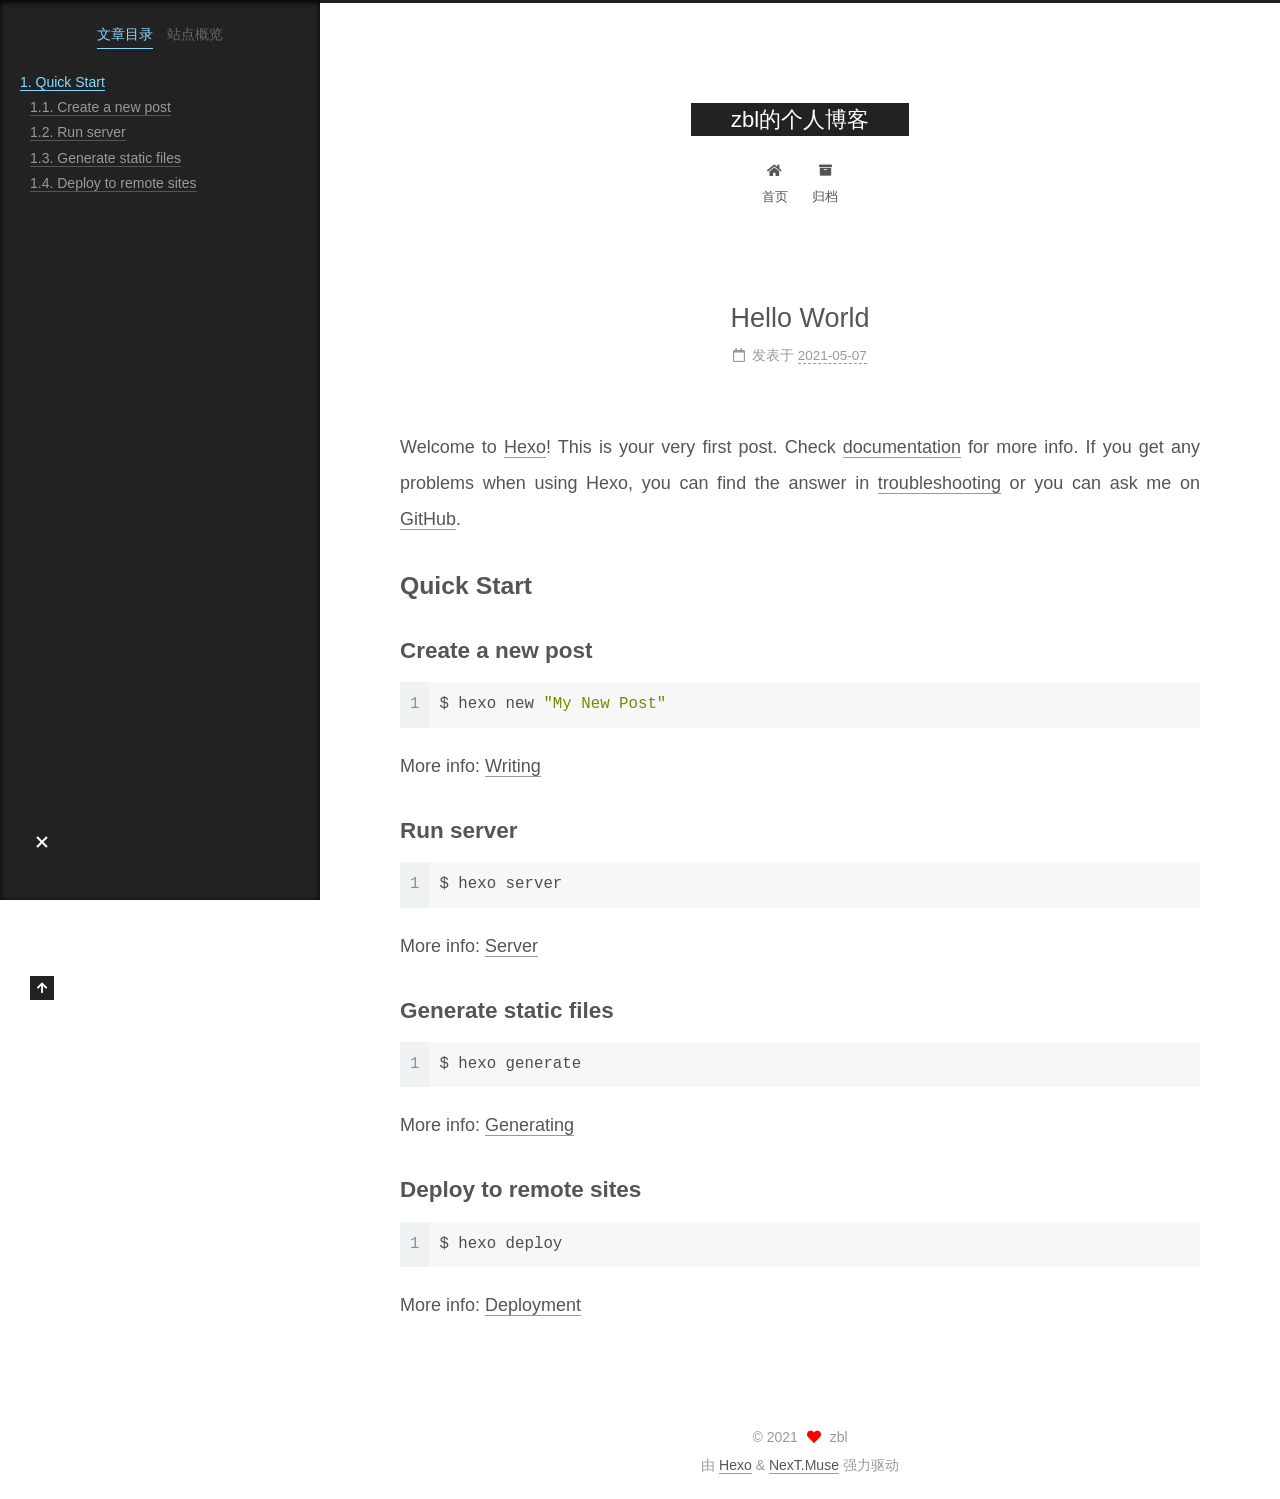
<file: hello-world.html>
<!DOCTYPE html>
<html lang="zh-CN">
<head>
  <meta charset="UTF-8">
<meta name="viewport" content="width=device-width, initial-scale=1, maximum-scale=2">
<meta name="theme-color" content="#222">
<meta name="generator" content="Hexo 5.4.0">
  <link rel="apple-touch-icon" sizes="180x180" href="/images/apple-touch-icon-next.png">
  <link rel="icon" type="image/png" sizes="32x32" href="/images/favicon-32x32-next.png">
  <link rel="icon" type="image/png" sizes="16x16" href="/images/favicon-16x16-next.png">
  <link rel="mask-icon" href="/images/logo.svg" color="#222">

<link rel="stylesheet" href="/css/main.css">


<link rel="stylesheet" href="/lib/font-awesome/css/all.min.css">

<script id="hexo-configurations">
    var NexT = window.NexT || {};
    var CONFIG = {"hostname":"www.zbl96.top","root":"/","scheme":"Muse","version":"7.8.0","exturl":false,"sidebar":{"position":"left","display":"post","padding":18,"offset":12,"onmobile":false},"copycode":{"enable":false,"show_result":false,"style":null},"back2top":{"enable":true,"sidebar":false,"scrollpercent":false},"bookmark":{"enable":false,"color":"#222","save":"auto"},"fancybox":false,"mediumzoom":false,"lazyload":false,"pangu":false,"comments":{"style":"tabs","active":null,"storage":true,"lazyload":false,"nav":null},"algolia":{"hits":{"per_page":10},"labels":{"input_placeholder":"Search for Posts","hits_empty":"We didn't find any results for the search: ${query}","hits_stats":"${hits} results found in ${time} ms"}},"localsearch":{"enable":false,"trigger":"auto","top_n_per_article":1,"unescape":false,"preload":false},"motion":{"enable":true,"async":false,"transition":{"post_block":"fadeIn","post_header":"slideDownIn","post_body":"slideDownIn","coll_header":"slideLeftIn","sidebar":"slideUpIn"}}};
  </script>

  <meta name="description" content="Welcome to Hexo! This is your very first post. Check documentation for more info. If you get any problems when using Hexo, you can find the answer in troubleshooting or you can ask me on GitHub. Quick">
<meta property="og:type" content="article">
<meta property="og:title" content="Hello World">
<meta property="og:url" content="https://www.zbl96.top/hello-world.html">
<meta property="og:site_name" content="zbl的个人博客">
<meta property="og:description" content="Welcome to Hexo! This is your very first post. Check documentation for more info. If you get any problems when using Hexo, you can find the answer in troubleshooting or you can ask me on GitHub. Quick">
<meta property="og:locale" content="zh_CN">
<meta property="article:published_time" content="2021-05-07T07:07:05.964Z">
<meta property="article:modified_time" content="2021-05-07T07:07:05.964Z">
<meta property="article:author" content="zbl">
<meta property="article:tag" content="cv dl ml ros c++ python">
<meta name="twitter:card" content="summary">

<link rel="canonical" href="https://www.zbl96.top/hello-world.html">


<script id="page-configurations">
  // https://hexo.io/docs/variables.html
  CONFIG.page = {
    sidebar: "",
    isHome : false,
    isPost : true,
    lang   : 'zh-CN'
  };
</script>

  <title>Hello World | zbl的个人博客</title>
  






  <noscript>
  <style>
  .use-motion .brand,
  .use-motion .menu-item,
  .sidebar-inner,
  .use-motion .post-block,
  .use-motion .pagination,
  .use-motion .comments,
  .use-motion .post-header,
  .use-motion .post-body,
  .use-motion .collection-header { opacity: initial; }

  .use-motion .site-title,
  .use-motion .site-subtitle {
    opacity: initial;
    top: initial;
  }

  .use-motion .logo-line-before i { left: initial; }
  .use-motion .logo-line-after i { right: initial; }
  </style>
</noscript>

</head>

<body itemscope itemtype="http://schema.org/WebPage">
  <div class="container use-motion">
    <div class="headband"></div>

    <header class="header" itemscope itemtype="http://schema.org/WPHeader">
      <div class="header-inner"><div class="site-brand-container">
  <div class="site-nav-toggle">
    <div class="toggle" aria-label="切换导航栏">
      <span class="toggle-line toggle-line-first"></span>
      <span class="toggle-line toggle-line-middle"></span>
      <span class="toggle-line toggle-line-last"></span>
    </div>
  </div>

  <div class="site-meta">

    <a href="/" class="brand" rel="start">
      <span class="logo-line-before"><i></i></span>
      <h1 class="site-title">zbl的个人博客</h1>
      <span class="logo-line-after"><i></i></span>
    </a>
  </div>

  <div class="site-nav-right">
    <div class="toggle popup-trigger">
    </div>
  </div>
</div>




<nav class="site-nav">
  <ul id="menu" class="main-menu menu">
        <li class="menu-item menu-item-home">

    <a href="/" rel="section"><i class="fa fa-home fa-fw"></i>首页</a>

  </li>
        <li class="menu-item menu-item-archives">

    <a href="/archives/" rel="section"><i class="fa fa-archive fa-fw"></i>归档</a>

  </li>
  </ul>
</nav>




</div>
    </header>

    
  <div class="back-to-top">
    <i class="fa fa-arrow-up"></i>
    <span>0%</span>
  </div>


    <main class="main">
      <div class="main-inner">
        <div class="content-wrap">
          

          <div class="content post posts-expand">
            

    
  
  
  <article itemscope itemtype="http://schema.org/Article" class="post-block" lang="zh-CN">
    <link itemprop="mainEntityOfPage" href="https://www.zbl96.top/hello-world.html">

    <span hidden itemprop="author" itemscope itemtype="http://schema.org/Person">
      <meta itemprop="image" content="/images/avatar.gif">
      <meta itemprop="name" content="zbl">
      <meta itemprop="description" content="博客从搭建到换主题">
    </span>

    <span hidden itemprop="publisher" itemscope itemtype="http://schema.org/Organization">
      <meta itemprop="name" content="zbl的个人博客">
    </span>
      <header class="post-header">
        <h1 class="post-title" itemprop="name headline">
          Hello World
        </h1>

        <div class="post-meta">
            <span class="post-meta-item">
              <span class="post-meta-item-icon">
                <i class="far fa-calendar"></i>
              </span>
              <span class="post-meta-item-text">发表于</span>

              <time title="创建时间：2021-05-07 15:07:05" itemprop="dateCreated datePublished" datetime="2021-05-07T15:07:05+08:00">2021-05-07</time>
            </span>

          

        </div>
      </header>

    
    
    
    <div class="post-body" itemprop="articleBody">

      
        <p>Welcome to <a target="_blank" rel="noopener" href="https://hexo.io/">Hexo</a>! This is your very first post. Check <a target="_blank" rel="noopener" href="https://hexo.io/docs/">documentation</a> for more info. If you get any problems when using Hexo, you can find the answer in <a target="_blank" rel="noopener" href="https://hexo.io/docs/troubleshooting.html">troubleshooting</a> or you can ask me on <a target="_blank" rel="noopener" href="https://github.com/hexojs/hexo/issues">GitHub</a>.</p>
<h2 id="Quick-Start"><a href="#Quick-Start" class="headerlink" title="Quick Start"></a>Quick Start</h2><h3 id="Create-a-new-post"><a href="#Create-a-new-post" class="headerlink" title="Create a new post"></a>Create a new post</h3><figure class="highlight bash"><table><tr><td class="gutter"><pre><span class="line">1</span><br></pre></td><td class="code"><pre><span class="line">$ hexo new <span class="string">&quot;My New Post&quot;</span></span><br></pre></td></tr></table></figure>

<p>More info: <a target="_blank" rel="noopener" href="https://hexo.io/docs/writing.html">Writing</a></p>
<h3 id="Run-server"><a href="#Run-server" class="headerlink" title="Run server"></a>Run server</h3><figure class="highlight bash"><table><tr><td class="gutter"><pre><span class="line">1</span><br></pre></td><td class="code"><pre><span class="line">$ hexo server</span><br></pre></td></tr></table></figure>

<p>More info: <a target="_blank" rel="noopener" href="https://hexo.io/docs/server.html">Server</a></p>
<h3 id="Generate-static-files"><a href="#Generate-static-files" class="headerlink" title="Generate static files"></a>Generate static files</h3><figure class="highlight bash"><table><tr><td class="gutter"><pre><span class="line">1</span><br></pre></td><td class="code"><pre><span class="line">$ hexo generate</span><br></pre></td></tr></table></figure>

<p>More info: <a target="_blank" rel="noopener" href="https://hexo.io/docs/generating.html">Generating</a></p>
<h3 id="Deploy-to-remote-sites"><a href="#Deploy-to-remote-sites" class="headerlink" title="Deploy to remote sites"></a>Deploy to remote sites</h3><figure class="highlight bash"><table><tr><td class="gutter"><pre><span class="line">1</span><br></pre></td><td class="code"><pre><span class="line">$ hexo deploy</span><br></pre></td></tr></table></figure>

<p>More info: <a target="_blank" rel="noopener" href="https://hexo.io/docs/one-command-deployment.html">Deployment</a></p>

    </div>

    
    
    

      <footer class="post-footer">

        


        
      </footer>
    
  </article>
  
  
  



          </div>
          

<script>
  window.addEventListener('tabs:register', () => {
    let { activeClass } = CONFIG.comments;
    if (CONFIG.comments.storage) {
      activeClass = localStorage.getItem('comments_active') || activeClass;
    }
    if (activeClass) {
      let activeTab = document.querySelector(`a[href="#comment-${activeClass}"]`);
      if (activeTab) {
        activeTab.click();
      }
    }
  });
  if (CONFIG.comments.storage) {
    window.addEventListener('tabs:click', event => {
      if (!event.target.matches('.tabs-comment .tab-content .tab-pane')) return;
      let commentClass = event.target.classList[1];
      localStorage.setItem('comments_active', commentClass);
    });
  }
</script>

        </div>
          
  
  <div class="toggle sidebar-toggle">
    <span class="toggle-line toggle-line-first"></span>
    <span class="toggle-line toggle-line-middle"></span>
    <span class="toggle-line toggle-line-last"></span>
  </div>

  <aside class="sidebar">
    <div class="sidebar-inner">

      <ul class="sidebar-nav motion-element">
        <li class="sidebar-nav-toc">
          文章目录
        </li>
        <li class="sidebar-nav-overview">
          站点概览
        </li>
      </ul>

      <!--noindex-->
      <div class="post-toc-wrap sidebar-panel">
          <div class="post-toc motion-element"><ol class="nav"><li class="nav-item nav-level-2"><a class="nav-link" href="#Quick-Start"><span class="nav-number">1.</span> <span class="nav-text">Quick Start</span></a><ol class="nav-child"><li class="nav-item nav-level-3"><a class="nav-link" href="#Create-a-new-post"><span class="nav-number">1.1.</span> <span class="nav-text">Create a new post</span></a></li><li class="nav-item nav-level-3"><a class="nav-link" href="#Run-server"><span class="nav-number">1.2.</span> <span class="nav-text">Run server</span></a></li><li class="nav-item nav-level-3"><a class="nav-link" href="#Generate-static-files"><span class="nav-number">1.3.</span> <span class="nav-text">Generate static files</span></a></li><li class="nav-item nav-level-3"><a class="nav-link" href="#Deploy-to-remote-sites"><span class="nav-number">1.4.</span> <span class="nav-text">Deploy to remote sites</span></a></li></ol></li></ol></div>
      </div>
      <!--/noindex-->

      <div class="site-overview-wrap sidebar-panel">
        <div class="site-author motion-element" itemprop="author" itemscope itemtype="http://schema.org/Person">
  <p class="site-author-name" itemprop="name">zbl</p>
  <div class="site-description" itemprop="description">博客从搭建到换主题</div>
</div>
<div class="site-state-wrap motion-element">
  <nav class="site-state">
      <div class="site-state-item site-state-posts">
          <a href="/archives/">
        
          <span class="site-state-item-count">1</span>
          <span class="site-state-item-name">日志</span>
        </a>
      </div>
  </nav>
</div>



      </div>

    </div>
  </aside>
  <div id="sidebar-dimmer"></div>


      </div>
    </main>

    <footer class="footer">
      <div class="footer-inner">
        

        

<div class="copyright">
  
  &copy; 
  <span itemprop="copyrightYear">2021</span>
  <span class="with-love">
    <i class="fa fa-heart"></i>
  </span>
  <span class="author" itemprop="copyrightHolder">zbl</span>
</div>
  <div class="powered-by">由 <a href="https://hexo.io/" class="theme-link" rel="noopener" target="_blank">Hexo</a> & <a href="https://muse.theme-next.org/" class="theme-link" rel="noopener" target="_blank">NexT.Muse</a> 强力驱动
  </div>

        








      </div>
    </footer>
  </div>

  
  <script src="/lib/anime.min.js"></script>
  <script src="/lib/velocity/velocity.min.js"></script>
  <script src="/lib/velocity/velocity.ui.min.js"></script>

<script src="/js/utils.js"></script>

<script src="/js/motion.js"></script>


<script src="/js/schemes/muse.js"></script>


<script src="/js/next-boot.js"></script>




  















  

  

</body>
</html>
</file>
<file: css/main.css>
:root {
  --body-bg-color: #fff;
  --content-bg-color: #fff;
  --card-bg-color: #f5f5f5;
  --text-color: #555;
  --blockquote-color: #666;
  --link-color: #555;
  --link-hover-color: #222;
  --brand-color: #fff;
  --brand-hover-color: #fff;
  --table-row-odd-bg-color: #f9f9f9;
  --table-row-hover-bg-color: #f5f5f5;
  --menu-item-bg-color: #f5f5f5;
  --btn-default-bg: #222;
  --btn-default-color: #fff;
  --btn-default-border-color: #222;
  --btn-default-hover-bg: #fff;
  --btn-default-hover-color: #222;
  --btn-default-hover-border-color: #222;
}
html {
  line-height: 1.15; /* 1 */
  -webkit-text-size-adjust: 100%; /* 2 */
}
body {
  margin: 0;
}
main {
  display: block;
}
h1 {
  font-size: 2em;
  margin: 0.67em 0;
}
hr {
  box-sizing: content-box; /* 1 */
  height: 0; /* 1 */
  overflow: visible; /* 2 */
}
pre {
  font-family: monospace, monospace; /* 1 */
  font-size: 1em; /* 2 */
}
a {
  background: transparent;
}
abbr[title] {
  border-bottom: none; /* 1 */
  text-decoration: underline; /* 2 */
  text-decoration: underline dotted; /* 2 */
}
b,
strong {
  font-weight: bolder;
}
code,
kbd,
samp {
  font-family: monospace, monospace; /* 1 */
  font-size: 1em; /* 2 */
}
small {
  font-size: 80%;
}
sub,
sup {
  font-size: 75%;
  line-height: 0;
  position: relative;
  vertical-align: baseline;
}
sub {
  bottom: -0.25em;
}
sup {
  top: -0.5em;
}
img {
  border-style: none;
}
button,
input,
optgroup,
select,
textarea {
  font-family: inherit; /* 1 */
  font-size: 100%; /* 1 */
  line-height: 1.15; /* 1 */
  margin: 0; /* 2 */
}
button,
input {
/* 1 */
  overflow: visible;
}
button,
select {
/* 1 */
  text-transform: none;
}
button,
[type='button'],
[type='reset'],
[type='submit'] {
  -webkit-appearance: button;
}
button::-moz-focus-inner,
[type='button']::-moz-focus-inner,
[type='reset']::-moz-focus-inner,
[type='submit']::-moz-focus-inner {
  border-style: none;
  padding: 0;
}
button:-moz-focusring,
[type='button']:-moz-focusring,
[type='reset']:-moz-focusring,
[type='submit']:-moz-focusring {
  outline: 1px dotted ButtonText;
}
fieldset {
  padding: 0.35em 0.75em 0.625em;
}
legend {
  box-sizing: border-box; /* 1 */
  color: inherit; /* 2 */
  display: table; /* 1 */
  max-width: 100%; /* 1 */
  padding: 0; /* 3 */
  white-space: normal; /* 1 */
}
progress {
  vertical-align: baseline;
}
textarea {
  overflow: auto;
}
[type='checkbox'],
[type='radio'] {
  box-sizing: border-box; /* 1 */
  padding: 0; /* 2 */
}
[type='number']::-webkit-inner-spin-button,
[type='number']::-webkit-outer-spin-button {
  height: auto;
}
[type='search'] {
  outline-offset: -2px; /* 2 */
  -webkit-appearance: textfield; /* 1 */
}
[type='search']::-webkit-search-decoration {
  -webkit-appearance: none;
}
::-webkit-file-upload-button {
  font: inherit; /* 2 */
  -webkit-appearance: button; /* 1 */
}
details {
  display: block;
}
summary {
  display: list-item;
}
template {
  display: none;
}
[hidden] {
  display: none;
}
::selection {
  background: #262a30;
  color: #eee;
}
html,
body {
  height: 100%;
}
body {
  background: var(--body-bg-color);
  color: var(--text-color);
  font-family: 'Lato', "PingFang SC", "Microsoft YaHei", sans-serif;
  font-size: 1em;
  line-height: 2;
}
@media (max-width: 991px) {
  body {
    padding-left: 0 !important;
    padding-right: 0 !important;
  }
}
h1,
h2,
h3,
h4,
h5,
h6 {
  font-family: 'Lato', "PingFang SC", "Microsoft YaHei", sans-serif;
  font-weight: bold;
  line-height: 1.5;
  margin: 20px 0 15px;
}
h1 {
  font-size: 1.5em;
}
h2 {
  font-size: 1.375em;
}
h3 {
  font-size: 1.25em;
}
h4 {
  font-size: 1.125em;
}
h5 {
  font-size: 1em;
}
h6 {
  font-size: 0.875em;
}
p {
  margin: 0 0 20px 0;
}
a,
span.exturl {
  border-bottom: 1px solid #999;
  color: var(--link-color);
  outline: 0;
  text-decoration: none;
  overflow-wrap: break-word;
  word-wrap: break-word;
  cursor: pointer;
}
a:hover,
span.exturl:hover {
  border-bottom-color: var(--link-hover-color);
  color: var(--link-hover-color);
}
iframe,
img,
video {
  display: block;
  margin-left: auto;
  margin-right: auto;
  max-width: 100%;
}
hr {
  background-image: repeating-linear-gradient(-45deg, #ddd, #ddd 4px, transparent 4px, transparent 8px);
  border: 0;
  height: 3px;
  margin: 40px 0;
}
blockquote {
  border-left: 4px solid #ddd;
  color: var(--blockquote-color);
  margin: 0;
  padding: 0 15px;
}
blockquote cite::before {
  content: '-';
  padding: 0 5px;
}
dt {
  font-weight: bold;
}
dd {
  margin: 0;
  padding: 0;
}
kbd {
  background-color: #f5f5f5;
  background-image: linear-gradient(#eee, #fff, #eee);
  border: 1px solid #ccc;
  border-radius: 0.2em;
  box-shadow: 0.1em 0.1em 0.2em rgba(0,0,0,0.1);
  color: #555;
  font-family: inherit;
  padding: 0.1em 0.3em;
  white-space: nowrap;
}
.table-container {
  overflow: auto;
}
table {
  border-collapse: collapse;
  border-spacing: 0;
  font-size: 0.875em;
  margin: 0 0 20px 0;
  width: 100%;
}
tbody tr:nth-of-type(odd) {
  background: var(--table-row-odd-bg-color);
}
tbody tr:hover {
  background: var(--table-row-hover-bg-color);
}
caption,
th,
td {
  font-weight: normal;
  padding: 8px;
  vertical-align: middle;
}
th,
td {
  border: 1px solid #ddd;
  border-bottom: 3px solid #ddd;
}
th {
  font-weight: 700;
  padding-bottom: 10px;
}
td {
  border-bottom-width: 1px;
}
.btn {
  background: var(--btn-default-bg);
  border: 2px solid var(--btn-default-border-color);
  border-radius: 0;
  color: var(--btn-default-color);
  display: inline-block;
  font-size: 0.875em;
  line-height: 2;
  padding: 0 20px;
  text-decoration: none;
  transition-property: background-color;
  transition-delay: 0s;
  transition-duration: 0.2s;
  transition-timing-function: ease-in-out;
}
.btn:hover {
  background: var(--btn-default-hover-bg);
  border-color: var(--btn-default-hover-border-color);
  color: var(--btn-default-hover-color);
}
.btn + .btn {
  margin: 0 0 8px 8px;
}
.btn .fa-fw {
  text-align: left;
  width: 1.285714285714286em;
}
.toggle {
  line-height: 0;
}
.toggle .toggle-line {
  background: #fff;
  display: inline-block;
  height: 2px;
  left: 0;
  position: relative;
  top: 0;
  transition: all 0.4s;
  vertical-align: top;
  width: 100%;
}
.toggle .toggle-line:not(:first-child) {
  margin-top: 3px;
}
.toggle.toggle-arrow .toggle-line-first {
  left: 50%;
  top: 2px;
  transform: rotate(45deg);
  width: 50%;
}
.toggle.toggle-arrow .toggle-line-middle {
  left: 2px;
  width: 90%;
}
.toggle.toggle-arrow .toggle-line-last {
  left: 50%;
  top: -2px;
  transform: rotate(-45deg);
  width: 50%;
}
.toggle.toggle-close .toggle-line-first {
  transform: rotate(-45deg);
  top: 5px;
}
.toggle.toggle-close .toggle-line-middle {
  opacity: 0;
}
.toggle.toggle-close .toggle-line-last {
  transform: rotate(45deg);
  top: -5px;
}
.highlight,
pre {
  background: #f7f7f7;
  color: #4d4d4c;
  line-height: 1.6;
  margin: 0 auto 20px;
}
pre,
code {
  font-family: consolas, Menlo, monospace, "PingFang SC", "Microsoft YaHei";
}
code {
  background: #eee;
  border-radius: 3px;
  color: #555;
  padding: 2px 4px;
  overflow-wrap: break-word;
  word-wrap: break-word;
}
.highlight *::selection {
  background: #d6d6d6;
}
.highlight pre {
  border: 0;
  margin: 0;
  padding: 10px 0;
}
.highlight table {
  border: 0;
  margin: 0;
  width: auto;
}
.highlight td {
  border: 0;
  padding: 0;
}
.highlight figcaption {
  background: #eff2f3;
  color: #4d4d4c;
  display: flex;
  font-size: 0.875em;
  justify-content: space-between;
  line-height: 1.2;
  padding: 0.5em;
}
.highlight figcaption a {
  color: #4d4d4c;
}
.highlight figcaption a:hover {
  border-bottom-color: #4d4d4c;
}
.highlight .gutter {
  -moz-user-select: none;
  -ms-user-select: none;
  -webkit-user-select: none;
  user-select: none;
}
.highlight .gutter pre {
  background: #eff2f3;
  color: #869194;
  padding-left: 10px;
  padding-right: 10px;
  text-align: right;
}
.highlight .code pre {
  background: #f7f7f7;
  padding-left: 10px;
  width: 100%;
}
.gist table {
  width: auto;
}
.gist table td {
  border: 0;
}
pre {
  overflow: auto;
  padding: 10px;
}
pre code {
  background: none;
  color: #4d4d4c;
  font-size: 0.875em;
  padding: 0;
  text-shadow: none;
}
pre .deletion {
  background: #fdd;
}
pre .addition {
  background: #dfd;
}
pre .meta {
  color: #eab700;
  -moz-user-select: none;
  -ms-user-select: none;
  -webkit-user-select: none;
  user-select: none;
}
pre .comment {
  color: #8e908c;
}
pre .variable,
pre .attribute,
pre .tag,
pre .name,
pre .regexp,
pre .ruby .constant,
pre .xml .tag .title,
pre .xml .pi,
pre .xml .doctype,
pre .html .doctype,
pre .css .id,
pre .css .class,
pre .css .pseudo {
  color: #c82829;
}
pre .number,
pre .preprocessor,
pre .built_in,
pre .builtin-name,
pre .literal,
pre .params,
pre .constant,
pre .command {
  color: #f5871f;
}
pre .ruby .class .title,
pre .css .rules .attribute,
pre .string,
pre .symbol,
pre .value,
pre .inheritance,
pre .header,
pre .ruby .symbol,
pre .xml .cdata,
pre .special,
pre .formula {
  color: #718c00;
}
pre .title,
pre .css .hexcolor {
  color: #3e999f;
}
pre .function,
pre .python .decorator,
pre .python .title,
pre .ruby .function .title,
pre .ruby .title .keyword,
pre .perl .sub,
pre .javascript .title,
pre .coffeescript .title {
  color: #4271ae;
}
pre .keyword,
pre .javascript .function {
  color: #8959a8;
}
.blockquote-center {
  border-left: none;
  margin: 40px 0;
  padding: 0;
  position: relative;
  text-align: center;
}
.blockquote-center .fa {
  display: block;
  opacity: 0.6;
  position: absolute;
  width: 100%;
}
.blockquote-center .fa-quote-left {
  border-top: 1px solid #ccc;
  text-align: left;
  top: -20px;
}
.blockquote-center .fa-quote-right {
  border-bottom: 1px solid #ccc;
  text-align: right;
  bottom: -20px;
}
.blockquote-center p,
.blockquote-center div {
  text-align: center;
}
.post-body .group-picture img {
  margin: 0 auto;
  padding: 0 3px;
}
.group-picture-row {
  margin-bottom: 6px;
  overflow: hidden;
}
.group-picture-column {
  float: left;
  margin-bottom: 10px;
}
.post-body .label {
  color: #555;
  display: inline;
  padding: 0 2px;
}
.post-body .label.default {
  background: #f0f0f0;
}
.post-body .label.primary {
  background: #efe6f7;
}
.post-body .label.info {
  background: #e5f2f8;
}
.post-body .label.success {
  background: #e7f4e9;
}
.post-body .label.warning {
  background: #fcf6e1;
}
.post-body .label.danger {
  background: #fae8eb;
}
.post-body .tabs {
  margin-bottom: 20px;
}
.post-body .tabs,
.tabs-comment {
  display: block;
  padding-top: 10px;
  position: relative;
}
.post-body .tabs ul.nav-tabs,
.tabs-comment ul.nav-tabs {
  display: flex;
  flex-wrap: wrap;
  margin: 0;
  margin-bottom: -1px;
  padding: 0;
}
@media (max-width: 413px) {
  .post-body .tabs ul.nav-tabs,
  .tabs-comment ul.nav-tabs {
    display: block;
    margin-bottom: 5px;
  }
}
.post-body .tabs ul.nav-tabs li.tab,
.tabs-comment ul.nav-tabs li.tab {
  border-bottom: 1px solid #ddd;
  border-left: 1px solid transparent;
  border-right: 1px solid transparent;
  border-top: 3px solid transparent;
  flex-grow: 1;
  list-style-type: none;
  border-radius: 0 0 0 0;
}
@media (max-width: 413px) {
  .post-body .tabs ul.nav-tabs li.tab,
  .tabs-comment ul.nav-tabs li.tab {
    border-bottom: 1px solid transparent;
    border-left: 3px solid transparent;
    border-right: 1px solid transparent;
    border-top: 1px solid transparent;
  }
}
@media (max-width: 413px) {
  .post-body .tabs ul.nav-tabs li.tab,
  .tabs-comment ul.nav-tabs li.tab {
    border-radius: 0;
  }
}
.post-body .tabs ul.nav-tabs li.tab a,
.tabs-comment ul.nav-tabs li.tab a {
  border-bottom: initial;
  display: block;
  line-height: 1.8;
  outline: 0;
  padding: 0.25em 0.75em;
  text-align: center;
  transition-delay: 0s;
  transition-duration: 0.2s;
  transition-timing-function: ease-out;
}
.post-body .tabs ul.nav-tabs li.tab a i,
.tabs-comment ul.nav-tabs li.tab a i {
  width: 1.285714285714286em;
}
.post-body .tabs ul.nav-tabs li.tab.active,
.tabs-comment ul.nav-tabs li.tab.active {
  border-bottom: 1px solid transparent;
  border-left: 1px solid #ddd;
  border-right: 1px solid #ddd;
  border-top: 3px solid #fc6423;
}
@media (max-width: 413px) {
  .post-body .tabs ul.nav-tabs li.tab.active,
  .tabs-comment ul.nav-tabs li.tab.active {
    border-bottom: 1px solid #ddd;
    border-left: 3px solid #fc6423;
    border-right: 1px solid #ddd;
    border-top: 1px solid #ddd;
  }
}
.post-body .tabs ul.nav-tabs li.tab.active a,
.tabs-comment ul.nav-tabs li.tab.active a {
  color: var(--link-color);
  cursor: default;
}
.post-body .tabs .tab-content .tab-pane,
.tabs-comment .tab-content .tab-pane {
  border: 1px solid #ddd;
  border-top: 0;
  padding: 20px 20px 0 20px;
  border-radius: 0;
}
.post-body .tabs .tab-content .tab-pane:not(.active),
.tabs-comment .tab-content .tab-pane:not(.active) {
  display: none;
}
.post-body .tabs .tab-content .tab-pane.active,
.tabs-comment .tab-content .tab-pane.active {
  display: block;
}
.post-body .tabs .tab-content .tab-pane.active:nth-of-type(1),
.tabs-comment .tab-content .tab-pane.active:nth-of-type(1) {
  border-radius: 0 0 0 0;
}
@media (max-width: 413px) {
  .post-body .tabs .tab-content .tab-pane.active:nth-of-type(1),
  .tabs-comment .tab-content .tab-pane.active:nth-of-type(1) {
    border-radius: 0;
  }
}
.post-body .note {
  border-radius: 3px;
  margin-bottom: 20px;
  padding: 1em;
  position: relative;
  border: 1px solid #eee;
  border-left-width: 5px;
}
.post-body .note h2,
.post-body .note h3,
.post-body .note h4,
.post-body .note h5,
.post-body .note h6 {
  margin-top: 0;
  border-bottom: initial;
  margin-bottom: 0;
  padding-top: 0;
}
.post-body .note p:first-child,
.post-body .note ul:first-child,
.post-body .note ol:first-child,
.post-body .note table:first-child,
.post-body .note pre:first-child,
.post-body .note blockquote:first-child,
.post-body .note img:first-child {
  margin-top: 0;
}
.post-body .note p:last-child,
.post-body .note ul:last-child,
.post-body .note ol:last-child,
.post-body .note table:last-child,
.post-body .note pre:last-child,
.post-body .note blockquote:last-child,
.post-body .note img:last-child {
  margin-bottom: 0;
}
.post-body .note.default {
  border-left-color: #777;
}
.post-body .note.default h2,
.post-body .note.default h3,
.post-body .note.default h4,
.post-body .note.default h5,
.post-body .note.default h6 {
  color: #777;
}
.post-body .note.primary {
  border-left-color: #6f42c1;
}
.post-body .note.primary h2,
.post-body .note.primary h3,
.post-body .note.primary h4,
.post-body .note.primary h5,
.post-body .note.primary h6 {
  color: #6f42c1;
}
.post-body .note.info {
  border-left-color: #428bca;
}
.post-body .note.info h2,
.post-body .note.info h3,
.post-body .note.info h4,
.post-body .note.info h5,
.post-body .note.info h6 {
  color: #428bca;
}
.post-body .note.success {
  border-left-color: #5cb85c;
}
.post-body .note.success h2,
.post-body .note.success h3,
.post-body .note.success h4,
.post-body .note.success h5,
.post-body .note.success h6 {
  color: #5cb85c;
}
.post-body .note.warning {
  border-left-color: #f0ad4e;
}
.post-body .note.warning h2,
.post-body .note.warning h3,
.post-body .note.warning h4,
.post-body .note.warning h5,
.post-body .note.warning h6 {
  color: #f0ad4e;
}
.post-body .note.danger {
  border-left-color: #d9534f;
}
.post-body .note.danger h2,
.post-body .note.danger h3,
.post-body .note.danger h4,
.post-body .note.danger h5,
.post-body .note.danger h6 {
  color: #d9534f;
}
.pagination .prev,
.pagination .next,
.pagination .page-number,
.pagination .space {
  display: inline-block;
  margin: 0 10px;
  padding: 0 11px;
  position: relative;
  top: -1px;
}
@media (max-width: 767px) {
  .pagination .prev,
  .pagination .next,
  .pagination .page-number,
  .pagination .space {
    margin: 0 5px;
  }
}
.pagination {
  border-top: 1px solid #eee;
  margin: 120px 0 0;
  text-align: center;
}
.pagination .prev,
.pagination .next,
.pagination .page-number {
  border-bottom: 0;
  border-top: 1px solid #eee;
  transition-property: border-color;
  transition-delay: 0s;
  transition-duration: 0.2s;
  transition-timing-function: ease-in-out;
}
.pagination .prev:hover,
.pagination .next:hover,
.pagination .page-number:hover {
  border-top-color: #222;
}
.pagination .space {
  margin: 0;
  padding: 0;
}
.pagination .prev {
  margin-left: 0;
}
.pagination .next {
  margin-right: 0;
}
.pagination .page-number.current {
  background: #ccc;
  border-top-color: #ccc;
  color: #fff;
}
@media (max-width: 767px) {
  .pagination {
    border-top: none;
  }
  .pagination .prev,
  .pagination .next,
  .pagination .page-number {
    border-bottom: 1px solid #eee;
    border-top: 0;
    margin-bottom: 10px;
    padding: 0 10px;
  }
  .pagination .prev:hover,
  .pagination .next:hover,
  .pagination .page-number:hover {
    border-bottom-color: #222;
  }
}
.comments {
  margin-top: 60px;
  overflow: hidden;
}
.comment-button-group {
  display: flex;
  flex-wrap: wrap-reverse;
  justify-content: center;
  margin: 1em 0;
}
.comment-button-group .comment-button {
  margin: 0.1em 0.2em;
}
.comment-button-group .comment-button.active {
  background: var(--btn-default-hover-bg);
  border-color: var(--btn-default-hover-border-color);
  color: var(--btn-default-hover-color);
}
.comment-position {
  display: none;
}
.comment-position.active {
  display: block;
}
.tabs-comment {
  background: var(--content-bg-color);
  margin-top: 4em;
  padding-top: 0;
}
.tabs-comment .comments {
  border: 0;
  box-shadow: none;
  margin-top: 0;
  padding-top: 0;
}
.container {
  min-height: 100%;
  position: relative;
}
.main-inner {
  margin: 0 auto;
  width: 700px;
}
@media (min-width: 1200px) {
  .main-inner {
    width: 800px;
  }
}
@media (min-width: 1600px) {
  .main-inner {
    width: 900px;
  }
}
@media (max-width: 767px) {
  .content-wrap {
    padding: 0 20px;
  }
}
.header {
  background: transparent;
}
.header-inner {
  margin: 0 auto;
  width: 700px;
}
@media (min-width: 1200px) {
  .header-inner {
    width: 800px;
  }
}
@media (min-width: 1600px) {
  .header-inner {
    width: 900px;
  }
}
.site-brand-container {
  display: flex;
  flex-shrink: 0;
  padding: 0 10px;
}
.headband {
  background: #222;
  height: 3px;
}
.site-meta {
  flex-grow: 1;
  text-align: center;
}
@media (max-width: 767px) {
  .site-meta {
    text-align: center;
  }
}
.brand {
  border-bottom: none;
  color: var(--brand-color);
  display: inline-block;
  line-height: 1.375em;
  padding: 0 40px;
  position: relative;
}
.brand:hover {
  color: var(--brand-hover-color);
}
.site-title {
  font-family: 'Lato', "PingFang SC", "Microsoft YaHei", sans-serif;
  font-size: 1.375em;
  font-weight: normal;
  margin: 0;
}
.site-subtitle {
  color: #999;
  font-size: 0.8125em;
  margin: 10px 0;
}
.use-motion .brand {
  opacity: 0;
}
.use-motion .site-title,
.use-motion .site-subtitle,
.use-motion .custom-logo-image {
  opacity: 0;
  position: relative;
  top: -10px;
}
.site-nav-toggle,
.site-nav-right {
  display: none;
}
@media (max-width: 767px) {
  .site-nav-toggle,
  .site-nav-right {
    display: flex;
    flex-direction: column;
    justify-content: center;
  }
}
.site-nav-toggle .toggle,
.site-nav-right .toggle {
  color: var(--text-color);
  padding: 10px;
  width: 22px;
}
.site-nav-toggle .toggle .toggle-line,
.site-nav-right .toggle .toggle-line {
  background: var(--text-color);
  border-radius: 1px;
}
.site-nav {
  display: block;
}
@media (max-width: 767px) {
  .site-nav {
    clear: both;
    display: none;
  }
}
.site-nav.site-nav-on {
  display: block;
}
.menu {
  margin-top: 20px;
  padding-left: 0;
  text-align: center;
}
.menu-item {
  display: inline-block;
  list-style: none;
  margin: 0 10px;
}
@media (max-width: 767px) {
  .menu-item {
    display: block;
    margin-top: 10px;
  }
  .menu-item.menu-item-search {
    display: none;
  }
}
.menu-item a,
.menu-item span.exturl {
  border-bottom: 0;
  display: block;
  font-size: 0.8125em;
  transition-property: border-color;
  transition-delay: 0s;
  transition-duration: 0.2s;
  transition-timing-function: ease-in-out;
}
@media (hover: none) {
  .menu-item a:hover,
  .menu-item span.exturl:hover {
    border-bottom-color: transparent !important;
  }
}
.menu-item .fa,
.menu-item .fab,
.menu-item .far,
.menu-item .fas {
  margin-right: 8px;
}
.menu-item .badge {
  display: inline-block;
  font-weight: bold;
  line-height: 1;
  margin-left: 0.35em;
  margin-top: 0.35em;
  text-align: center;
  white-space: nowrap;
}
@media (max-width: 767px) {
  .menu-item .badge {
    float: right;
    margin-left: 0;
  }
}
.menu-item-active a,
.menu .menu-item a:hover,
.menu .menu-item span.exturl:hover {
  background: var(--menu-item-bg-color);
}
.use-motion .menu-item {
  opacity: 0;
}
.sidebar {
  background: #222;
  bottom: 0;
  box-shadow: inset 0 2px 6px #000;
  position: fixed;
  top: 0;
}
@media (max-width: 991px) {
  .sidebar {
    display: none;
  }
}
.sidebar-inner {
  color: #999;
  padding: 18px 10px;
  text-align: center;
}
.cc-license {
  margin-top: 10px;
  text-align: center;
}
.cc-license .cc-opacity {
  border-bottom: none;
  opacity: 0.7;
}
.cc-license .cc-opacity:hover {
  opacity: 0.9;
}
.cc-license img {
  display: inline-block;
}
.site-author-image {
  border: 2px solid #333;
  display: block;
  margin: 0 auto;
  max-width: 96px;
  padding: 2px;
}
.site-author-name {
  color: #f5f5f5;
  font-weight: normal;
  margin: 5px 0 0;
  text-align: center;
}
.site-description {
  color: #999;
  font-size: 1em;
  margin-top: 5px;
  text-align: center;
}
.links-of-author {
  margin-top: 15px;
}
.links-of-author a,
.links-of-author span.exturl {
  border-bottom-color: #555;
  display: inline-block;
  font-size: 0.8125em;
  margin-bottom: 10px;
  margin-right: 10px;
  vertical-align: middle;
}
.links-of-author a::before,
.links-of-author span.exturl::before {
  background: #93a2e9;
  border-radius: 50%;
  content: ' ';
  display: inline-block;
  height: 4px;
  margin-right: 3px;
  vertical-align: middle;
  width: 4px;
}
.sidebar-button {
  margin-top: 15px;
}
.sidebar-button a {
  border: 1px solid #fc6423;
  border-radius: 4px;
  color: #fc6423;
  display: inline-block;
  padding: 0 15px;
}
.sidebar-button a .fa,
.sidebar-button a .fab,
.sidebar-button a .far,
.sidebar-button a .fas {
  margin-right: 5px;
}
.sidebar-button a:hover {
  background: #fc6423;
  border: 1px solid #fc6423;
  color: #fff;
}
.sidebar-button a:hover .fa,
.sidebar-button a:hover .fab,
.sidebar-button a:hover .far,
.sidebar-button a:hover .fas {
  color: #fff;
}
.links-of-blogroll {
  font-size: 0.8125em;
  margin-top: 10px;
}
.links-of-blogroll-title {
  font-size: 0.875em;
  font-weight: 600;
  margin-top: 0;
}
.links-of-blogroll-list {
  list-style: none;
  margin: 0;
  padding: 0;
}
#sidebar-dimmer {
  display: none;
}
@media (max-width: 767px) {
  #sidebar-dimmer {
    background: #000;
    display: block;
    height: 100%;
    left: 100%;
    opacity: 0;
    position: fixed;
    top: 0;
    width: 100%;
    z-index: 1100;
  }
  .sidebar-active + #sidebar-dimmer {
    opacity: 0.7;
    transform: translateX(-100%);
    transition: opacity 0.5s;
  }
}
.sidebar-nav {
  margin: 0;
  padding-bottom: 20px;
  padding-left: 0;
}
.sidebar-nav li {
  border-bottom: 1px solid transparent;
  color: #666;
  cursor: pointer;
  display: inline-block;
  font-size: 0.875em;
}
.sidebar-nav li.sidebar-nav-overview {
  margin-left: 10px;
}
.sidebar-nav li:hover {
  color: #f5f5f5;
}
.sidebar-nav .sidebar-nav-active {
  border-bottom-color: #87daff;
  color: #87daff;
}
.sidebar-nav .sidebar-nav-active:hover {
  color: #87daff;
}
.sidebar-panel {
  display: none;
  overflow-x: hidden;
  overflow-y: auto;
}
.sidebar-panel-active {
  display: block;
}
.sidebar-toggle {
  background: #222;
  bottom: 45px;
  cursor: pointer;
  height: 14px;
  left: 30px;
  padding: 5px;
  position: fixed;
  width: 14px;
  z-index: 1300;
}
@media (max-width: 991px) {
  .sidebar-toggle {
    left: 20px;
    opacity: 0.8;
    display: none;
  }
}
.sidebar-toggle:hover .toggle-line {
  background: #87daff;
}
.post-toc {
  font-size: 0.875em;
}
.post-toc ol {
  list-style: none;
  margin: 0;
  padding: 0 2px 5px 10px;
  text-align: left;
}
.post-toc ol > ol {
  padding-left: 0;
}
.post-toc ol a {
  transition-property: all;
  transition-delay: 0s;
  transition-duration: 0.2s;
  transition-timing-function: ease-in-out;
}
.post-toc .nav-item {
  line-height: 1.8;
  overflow: hidden;
  text-overflow: ellipsis;
  white-space: nowrap;
}
.post-toc .nav .nav-child {
  display: none;
}
.post-toc .nav .active > .nav-child {
  display: block;
}
.post-toc .nav .active-current > .nav-child {
  display: block;
}
.post-toc .nav .active-current > .nav-child > .nav-item {
  display: block;
}
.post-toc .nav .active > a {
  border-bottom-color: #87daff;
  color: #87daff;
}
.post-toc .nav .active-current > a {
  color: #87daff;
}
.post-toc .nav .active-current > a:hover {
  color: #87daff;
}
.site-state {
  display: flex;
  justify-content: center;
  line-height: 1.4;
  margin-top: 10px;
  overflow: hidden;
  text-align: center;
  white-space: nowrap;
}
.site-state-item {
  padding: 0 15px;
}
.site-state-item:not(:first-child) {
  border-left: 1px solid #333;
}
.site-state-item a {
  border-bottom: none;
}
.site-state-item-count {
  display: block;
  font-size: 1.25em;
  font-weight: 600;
  text-align: center;
}
.site-state-item-name {
  color: inherit;
  font-size: 0.875em;
}
.footer {
  color: #999;
  font-size: 0.875em;
  padding: 20px 0;
}
.footer.footer-fixed {
  bottom: 0;
  left: 0;
  position: absolute;
  right: 0;
}
.footer-inner {
  box-sizing: border-box;
  margin: 0 auto;
  text-align: center;
  width: 700px;
}
@media (min-width: 1200px) {
  .footer-inner {
    width: 800px;
  }
}
@media (min-width: 1600px) {
  .footer-inner {
    width: 900px;
  }
}
.languages {
  display: inline-block;
  font-size: 1.125em;
  position: relative;
}
.languages .lang-select-label span {
  margin: 0 0.5em;
}
.languages .lang-select {
  height: 100%;
  left: 0;
  opacity: 0;
  position: absolute;
  top: 0;
  width: 100%;
}
.with-love {
  color: #ff0000;
  display: inline-block;
  margin: 0 5px;
}
.powered-by,
.theme-info {
  display: inline-block;
}
@-moz-keyframes iconAnimate {
  0%, 100% {
    transform: scale(1);
  }
  10%, 30% {
    transform: scale(0.9);
  }
  20%, 40%, 60%, 80% {
    transform: scale(1.1);
  }
  50%, 70% {
    transform: scale(1.1);
  }
}
@-webkit-keyframes iconAnimate {
  0%, 100% {
    transform: scale(1);
  }
  10%, 30% {
    transform: scale(0.9);
  }
  20%, 40%, 60%, 80% {
    transform: scale(1.1);
  }
  50%, 70% {
    transform: scale(1.1);
  }
}
@-o-keyframes iconAnimate {
  0%, 100% {
    transform: scale(1);
  }
  10%, 30% {
    transform: scale(0.9);
  }
  20%, 40%, 60%, 80% {
    transform: scale(1.1);
  }
  50%, 70% {
    transform: scale(1.1);
  }
}
@keyframes iconAnimate {
  0%, 100% {
    transform: scale(1);
  }
  10%, 30% {
    transform: scale(0.9);
  }
  20%, 40%, 60%, 80% {
    transform: scale(1.1);
  }
  50%, 70% {
    transform: scale(1.1);
  }
}
.back-to-top {
  font-size: 12px;
  text-align: center;
  transition-delay: 0s;
  transition-duration: 0.2s;
  transition-timing-function: ease-in-out;
}
.back-to-top {
  background: #222;
  bottom: -100px;
  box-sizing: border-box;
  color: #fff;
  cursor: pointer;
  left: 30px;
  opacity: 1;
  padding: 0 6px;
  position: fixed;
  transition-property: bottom;
  z-index: 1300;
  width: 24px;
}
.back-to-top span {
  display: none;
}
.back-to-top:hover {
  color: #87daff;
}
.back-to-top.back-to-top-on {
  bottom: 19px;
}
@media (max-width: 991px) {
  .back-to-top {
    left: 20px;
    opacity: 0.8;
  }
}
.post-body {
  font-family: 'Lato', "PingFang SC", "Microsoft YaHei", sans-serif;
  overflow-wrap: break-word;
  word-wrap: break-word;
}
@media (min-width: 1200px) {
  .post-body {
    font-size: 1.125em;
  }
}
.post-body .exturl .fa {
  font-size: 0.875em;
  margin-left: 4px;
}
.post-body .image-caption,
.post-body .figure .caption {
  color: #999;
  font-size: 0.875em;
  font-weight: bold;
  line-height: 1;
  margin: -20px auto 15px;
  text-align: center;
}
.post-sticky-flag {
  display: inline-block;
  transform: rotate(30deg);
}
.post-button {
  margin-top: 40px;
  text-align: center;
}
.use-motion .post-block,
.use-motion .pagination,
.use-motion .comments {
  opacity: 0;
}
.use-motion .post-header {
  opacity: 0;
}
.use-motion .post-body {
  opacity: 0;
}
.use-motion .collection-header {
  opacity: 0;
}
.posts-collapse {
  margin-left: 35px;
  position: relative;
}
@media (max-width: 767px) {
  .posts-collapse {
    margin-left: 0px;
    margin-right: 0px;
  }
}
.posts-collapse .collection-title {
  font-size: 1.125em;
  position: relative;
}
.posts-collapse .collection-title::before {
  background: #999;
  border: 1px solid #fff;
  border-radius: 50%;
  content: ' ';
  height: 10px;
  left: 0;
  margin-left: -6px;
  margin-top: -4px;
  position: absolute;
  top: 50%;
  width: 10px;
}
.posts-collapse .collection-year {
  font-size: 1.5em;
  font-weight: bold;
  margin: 60px 0;
  position: relative;
}
.posts-collapse .collection-year::before {
  background: #bbb;
  border-radius: 50%;
  content: ' ';
  height: 8px;
  left: 0;
  margin-left: -4px;
  margin-top: -4px;
  position: absolute;
  top: 50%;
  width: 8px;
}
.posts-collapse .collection-header {
  display: block;
  margin: 0 0 0 20px;
}
.posts-collapse .collection-header small {
  color: #bbb;
  margin-left: 5px;
}
.posts-collapse .post-header {
  border-bottom: 1px dashed #ccc;
  margin: 30px 0;
  padding-left: 15px;
  position: relative;
  transition-property: border;
  transition-delay: 0s;
  transition-duration: 0.2s;
  transition-timing-function: ease-in-out;
}
.posts-collapse .post-header::before {
  background: #bbb;
  border: 1px solid #fff;
  border-radius: 50%;
  content: ' ';
  height: 6px;
  left: 0;
  margin-left: -4px;
  position: absolute;
  top: 0.75em;
  transition-property: background;
  width: 6px;
  transition-delay: 0s;
  transition-duration: 0.2s;
  transition-timing-function: ease-in-out;
}
.posts-collapse .post-header:hover {
  border-bottom-color: #666;
}
.posts-collapse .post-header:hover::before {
  background: #222;
}
.posts-collapse .post-meta {
  display: inline;
  font-size: 0.75em;
  margin-right: 10px;
}
.posts-collapse .post-title {
  display: inline;
}
.posts-collapse .post-title a,
.posts-collapse .post-title span.exturl {
  border-bottom: none;
  color: var(--link-color);
}
.posts-collapse .post-title .fa-external-link-alt {
  font-size: 0.875em;
  margin-left: 5px;
}
.posts-collapse::before {
  background: #f5f5f5;
  content: ' ';
  height: 100%;
  left: 0;
  margin-left: -2px;
  position: absolute;
  top: 1.25em;
  width: 4px;
}
.post-eof {
  background: #ccc;
  height: 1px;
  margin: 80px auto 60px;
  text-align: center;
  width: 8%;
}
.post-block:last-of-type .post-eof {
  display: none;
}
.content {
  padding-top: 40px;
}
@media (min-width: 992px) {
  .post-body {
    text-align: justify;
  }
}
@media (max-width: 991px) {
  .post-body {
    text-align: justify;
  }
}
.post-body h1,
.post-body h2,
.post-body h3,
.post-body h4,
.post-body h5,
.post-body h6 {
  padding-top: 10px;
}
.post-body h1 .header-anchor,
.post-body h2 .header-anchor,
.post-body h3 .header-anchor,
.post-body h4 .header-anchor,
.post-body h5 .header-anchor,
.post-body h6 .header-anchor {
  border-bottom-style: none;
  color: #ccc;
  float: right;
  margin-left: 10px;
  visibility: hidden;
}
.post-body h1 .header-anchor:hover,
.post-body h2 .header-anchor:hover,
.post-body h3 .header-anchor:hover,
.post-body h4 .header-anchor:hover,
.post-body h5 .header-anchor:hover,
.post-body h6 .header-anchor:hover {
  color: inherit;
}
.post-body h1:hover .header-anchor,
.post-body h2:hover .header-anchor,
.post-body h3:hover .header-anchor,
.post-body h4:hover .header-anchor,
.post-body h5:hover .header-anchor,
.post-body h6:hover .header-anchor {
  visibility: visible;
}
.post-body iframe,
.post-body img,
.post-body video {
  margin-bottom: 20px;
}
.post-body .video-container {
  height: 0;
  margin-bottom: 20px;
  overflow: hidden;
  padding-top: 75%;
  position: relative;
  width: 100%;
}
.post-body .video-container iframe,
.post-body .video-container object,
.post-body .video-container embed {
  height: 100%;
  left: 0;
  margin: 0;
  position: absolute;
  top: 0;
  width: 100%;
}
.post-gallery {
  align-items: center;
  display: grid;
  grid-gap: 10px;
  grid-template-columns: 1fr 1fr 1fr;
  margin-bottom: 20px;
}
@media (max-width: 767px) {
  .post-gallery {
    grid-template-columns: 1fr 1fr;
  }
}
.post-gallery a {
  border: 0;
}
.post-gallery img {
  margin: 0;
}
.posts-expand .post-header {
  font-size: 1.125em;
}
.posts-expand .post-title {
  font-size: 1.5em;
  font-weight: normal;
  margin: initial;
  text-align: center;
  overflow-wrap: break-word;
  word-wrap: break-word;
}
.posts-expand .post-title-link {
  border-bottom: none;
  color: var(--link-color);
  display: inline-block;
  position: relative;
  vertical-align: top;
}
.posts-expand .post-title-link::before {
  background: var(--link-color);
  bottom: 0;
  content: '';
  height: 2px;
  left: 0;
  position: absolute;
  transform: scaleX(0);
  visibility: hidden;
  width: 100%;
  transition-delay: 0s;
  transition-duration: 0.2s;
  transition-timing-function: ease-in-out;
}
.posts-expand .post-title-link:hover::before {
  transform: scaleX(1);
  visibility: visible;
}
.posts-expand .post-title-link .fa-external-link-alt {
  font-size: 0.875em;
  margin-left: 5px;
}
.posts-expand .post-meta {
  color: #999;
  font-family: 'Lato', "PingFang SC", "Microsoft YaHei", sans-serif;
  font-size: 0.75em;
  margin: 3px 0 60px 0;
  text-align: center;
}
.posts-expand .post-meta .post-description {
  font-size: 0.875em;
  margin-top: 2px;
}
.posts-expand .post-meta time {
  border-bottom: 1px dashed #999;
  cursor: pointer;
}
.post-meta .post-meta-item + .post-meta-item::before {
  content: '|';
  margin: 0 0.5em;
}
.post-meta-divider {
  margin: 0 0.5em;
}
.post-meta-item-icon {
  margin-right: 3px;
}
@media (max-width: 991px) {
  .post-meta-item-icon {
    display: inline-block;
  }
}
@media (max-width: 991px) {
  .post-meta-item-text {
    display: none;
  }
}
.post-nav {
  border-top: 1px solid #eee;
  display: flex;
  justify-content: space-between;
  margin-top: 15px;
  padding: 10px 5px 0;
}
.post-nav-item {
  flex: 1;
}
.post-nav-item a {
  border-bottom: none;
  display: block;
  font-size: 0.875em;
  line-height: 1.6;
  position: relative;
}
.post-nav-item a:active {
  top: 2px;
}
.post-nav-item .fa {
  font-size: 0.75em;
}
.post-nav-item:first-child {
  margin-right: 15px;
}
.post-nav-item:first-child .fa {
  margin-right: 5px;
}
.post-nav-item:last-child {
  margin-left: 15px;
  text-align: right;
}
.post-nav-item:last-child .fa {
  margin-left: 5px;
}
.rtl.post-body p,
.rtl.post-body a,
.rtl.post-body h1,
.rtl.post-body h2,
.rtl.post-body h3,
.rtl.post-body h4,
.rtl.post-body h5,
.rtl.post-body h6,
.rtl.post-body li,
.rtl.post-body ul,
.rtl.post-body ol {
  direction: rtl;
  font-family: UKIJ Ekran;
}
.rtl.post-title {
  font-family: UKIJ Ekran;
}
.post-tags {
  margin-top: 40px;
  text-align: center;
}
.post-tags a {
  display: inline-block;
  font-size: 0.8125em;
}
.post-tags a:not(:last-child) {
  margin-right: 10px;
}
.post-widgets {
  border-top: 1px solid #eee;
  margin-top: 15px;
  text-align: center;
}
.wp_rating {
  height: 20px;
  line-height: 20px;
  margin-top: 10px;
  padding-top: 6px;
  text-align: center;
}
.social-like {
  display: flex;
  font-size: 0.875em;
  justify-content: center;
  text-align: center;
}
.reward-container {
  margin: 20px auto;
  padding: 10px 0;
  text-align: center;
  width: 90%;
}
.reward-container button {
  background: transparent;
  border: 1px solid #fc6423;
  border-radius: 0;
  color: #fc6423;
  cursor: pointer;
  line-height: 2;
  outline: 0;
  padding: 0 15px;
  vertical-align: text-top;
}
.reward-container button:hover {
  background: #fc6423;
  border: 1px solid transparent;
  color: #fa9366;
}
#qr {
  padding-top: 20px;
}
#qr a {
  border: 0;
}
#qr img {
  display: inline-block;
  margin: 0.8em 2em 0 2em;
  max-width: 100%;
  width: 180px;
}
#qr p {
  text-align: center;
}
.category-all-page .category-all-title {
  text-align: center;
}
.category-all-page .category-all {
  margin-top: 20px;
}
.category-all-page .category-list {
  list-style: none;
  margin: 0;
  padding: 0;
}
.category-all-page .category-list-item {
  margin: 5px 10px;
}
.category-all-page .category-list-count {
  color: #bbb;
}
.category-all-page .category-list-count::before {
  content: ' (';
  display: inline;
}
.category-all-page .category-list-count::after {
  content: ') ';
  display: inline;
}
.category-all-page .category-list-child {
  padding-left: 10px;
}
.event-list {
  padding: 0;
}
.event-list hr {
  background: #222;
  margin: 20px 0 45px 0;
}
.event-list hr::after {
  background: #222;
  color: #fff;
  content: 'NOW';
  display: inline-block;
  font-weight: bold;
  padding: 0 5px;
  text-align: right;
}
.event-list .event {
  background: #222;
  margin: 20px 0;
  min-height: 40px;
  padding: 15px 0 15px 10px;
}
.event-list .event .event-summary {
  color: #fff;
  margin: 0;
  padding-bottom: 3px;
}
.event-list .event .event-summary::before {
  animation: dot-flash 1s alternate infinite ease-in-out;
  color: #fff;
  content: '\f111';
  display: inline-block;
  font-size: 10px;
  margin-right: 25px;
  vertical-align: middle;
  font-family: 'Font Awesome 5 Free';
  font-weight: 900;
}
.event-list .event .event-relative-time {
  color: #bbb;
  display: inline-block;
  font-size: 12px;
  font-weight: normal;
  padding-left: 12px;
}
.event-list .event .event-details {
  color: #fff;
  display: block;
  line-height: 18px;
  margin-left: 56px;
  padding-bottom: 6px;
  padding-top: 3px;
  text-indent: -24px;
}
.event-list .event .event-details::before {
  color: #fff;
  display: inline-block;
  margin-right: 9px;
  text-align: center;
  text-indent: 0;
  width: 14px;
  font-family: 'Font Awesome 5 Free';
  font-weight: 900;
}
.event-list .event .event-details.event-location::before {
  content: '\f041';
}
.event-list .event .event-details.event-duration::before {
  content: '\f017';
}
.event-list .event-past {
  background: #f5f5f5;
}
.event-list .event-past .event-summary,
.event-list .event-past .event-details {
  color: #bbb;
  opacity: 0.9;
}
.event-list .event-past .event-summary::before,
.event-list .event-past .event-details::before {
  animation: none;
  color: #bbb;
}
@-moz-keyframes dot-flash {
  from {
    opacity: 1;
    transform: scale(1);
  }
  to {
    opacity: 0;
    transform: scale(0.8);
  }
}
@-webkit-keyframes dot-flash {
  from {
    opacity: 1;
    transform: scale(1);
  }
  to {
    opacity: 0;
    transform: scale(0.8);
  }
}
@-o-keyframes dot-flash {
  from {
    opacity: 1;
    transform: scale(1);
  }
  to {
    opacity: 0;
    transform: scale(0.8);
  }
}
@keyframes dot-flash {
  from {
    opacity: 1;
    transform: scale(1);
  }
  to {
    opacity: 0;
    transform: scale(0.8);
  }
}
ul.breadcrumb {
  font-size: 0.75em;
  list-style: none;
  margin: 1em 0;
  padding: 0 2em;
  text-align: center;
}
ul.breadcrumb li {
  display: inline;
}
ul.breadcrumb li + li::before {
  content: '/\00a0';
  font-weight: normal;
  padding: 0.5em;
}
ul.breadcrumb li + li:last-child {
  font-weight: bold;
}
.tag-cloud {
  text-align: center;
}
.tag-cloud a {
  display: inline-block;
  margin: 10px;
}
.tag-cloud a:hover {
  color: var(--link-hover-color) !important;
}
@media (max-width: 767px) {
  .header-inner,
  .main-inner,
  .footer-inner {
    width: auto;
  }
}
.header-inner {
  padding-top: 100px;
}
@media (max-width: 767px) {
  .header-inner {
    padding-top: 50px;
  }
}
.main-inner {
  padding-bottom: 60px;
}
.content {
  padding-top: 70px;
}
@media (max-width: 767px) {
  .content {
    padding-top: 35px;
  }
}
embed {
  display: block;
  margin: 0 auto 25px auto;
}
.custom-logo .site-meta-headline {
  text-align: center;
}
.custom-logo .site-title {
  color: #222;
  margin: 10px auto 0;
}
.custom-logo .site-title a {
  border: 0;
}
.custom-logo-image {
  background: #fff;
  margin: 0 auto;
  max-width: 150px;
  padding: 5px;
}
.brand {
  background: var(--btn-default-bg);
}
@media (max-width: 767px) {
  .site-nav {
    border-bottom: 1px solid #ddd;
    border-top: 1px solid #ddd;
    left: 0;
    margin: 0;
    padding: 0;
    width: 100%;
  }
}
@media (max-width: 767px) {
  .menu {
    text-align: left;
  }
}
.menu-item-active a,
.menu .menu-item a:hover,
.menu .menu-item span.exturl:hover {
  background: transparent;
  border-bottom: 1px solid var(--link-hover-color) !important;
}
@media (max-width: 767px) {
  .menu-item-active a,
  .menu .menu-item a:hover,
  .menu .menu-item span.exturl:hover {
    border-bottom: 1px dotted #ddd !important;
  }
}
@media (max-width: 767px) {
  .menu .menu-item {
    margin: 0 10px;
  }
}
.menu .menu-item a,
.menu .menu-item span.exturl {
  border-bottom: 1px solid transparent;
}
@media (max-width: 767px) {
  .menu .menu-item a,
  .menu .menu-item span.exturl {
    padding: 5px 10px;
  }
}
@media (min-width: 768px) {
  .menu .menu-item .fa,
  .menu .menu-item .fab,
  .menu .menu-item .far,
  .menu .menu-item .fas {
    display: block;
    line-height: 2;
    margin-right: 0;
    width: 100%;
  }
}
.menu .menu-item .badge {
  background: #eee;
  padding: 1px 4px;
}
.sub-menu {
  margin: 10px 0;
}
.sub-menu .menu-item {
  display: inline-block;
}
.sidebar {
  left: -320px;
}
.sidebar.sidebar-active {
  left: 0;
}
.sidebar {
  width: 320px;
  z-index: 1200;
  transition-delay: 0s;
  transition-duration: 0.2s;
  transition-timing-function: ease-out;
}
.sidebar a,
.sidebar span.exturl {
  border-bottom-color: #555;
  color: #999;
}
.sidebar a:hover,
.sidebar span.exturl:hover {
  border-bottom-color: #eee;
  color: #eee;
}
.links-of-blogroll-item {
  padding: 2px 10px;
}
.links-of-blogroll-item a,
.links-of-blogroll-item span.exturl {
  box-sizing: border-box;
  display: inline-block;
  max-width: 280px;
  overflow: hidden;
  text-overflow: ellipsis;
  white-space: nowrap;
}
</file>
